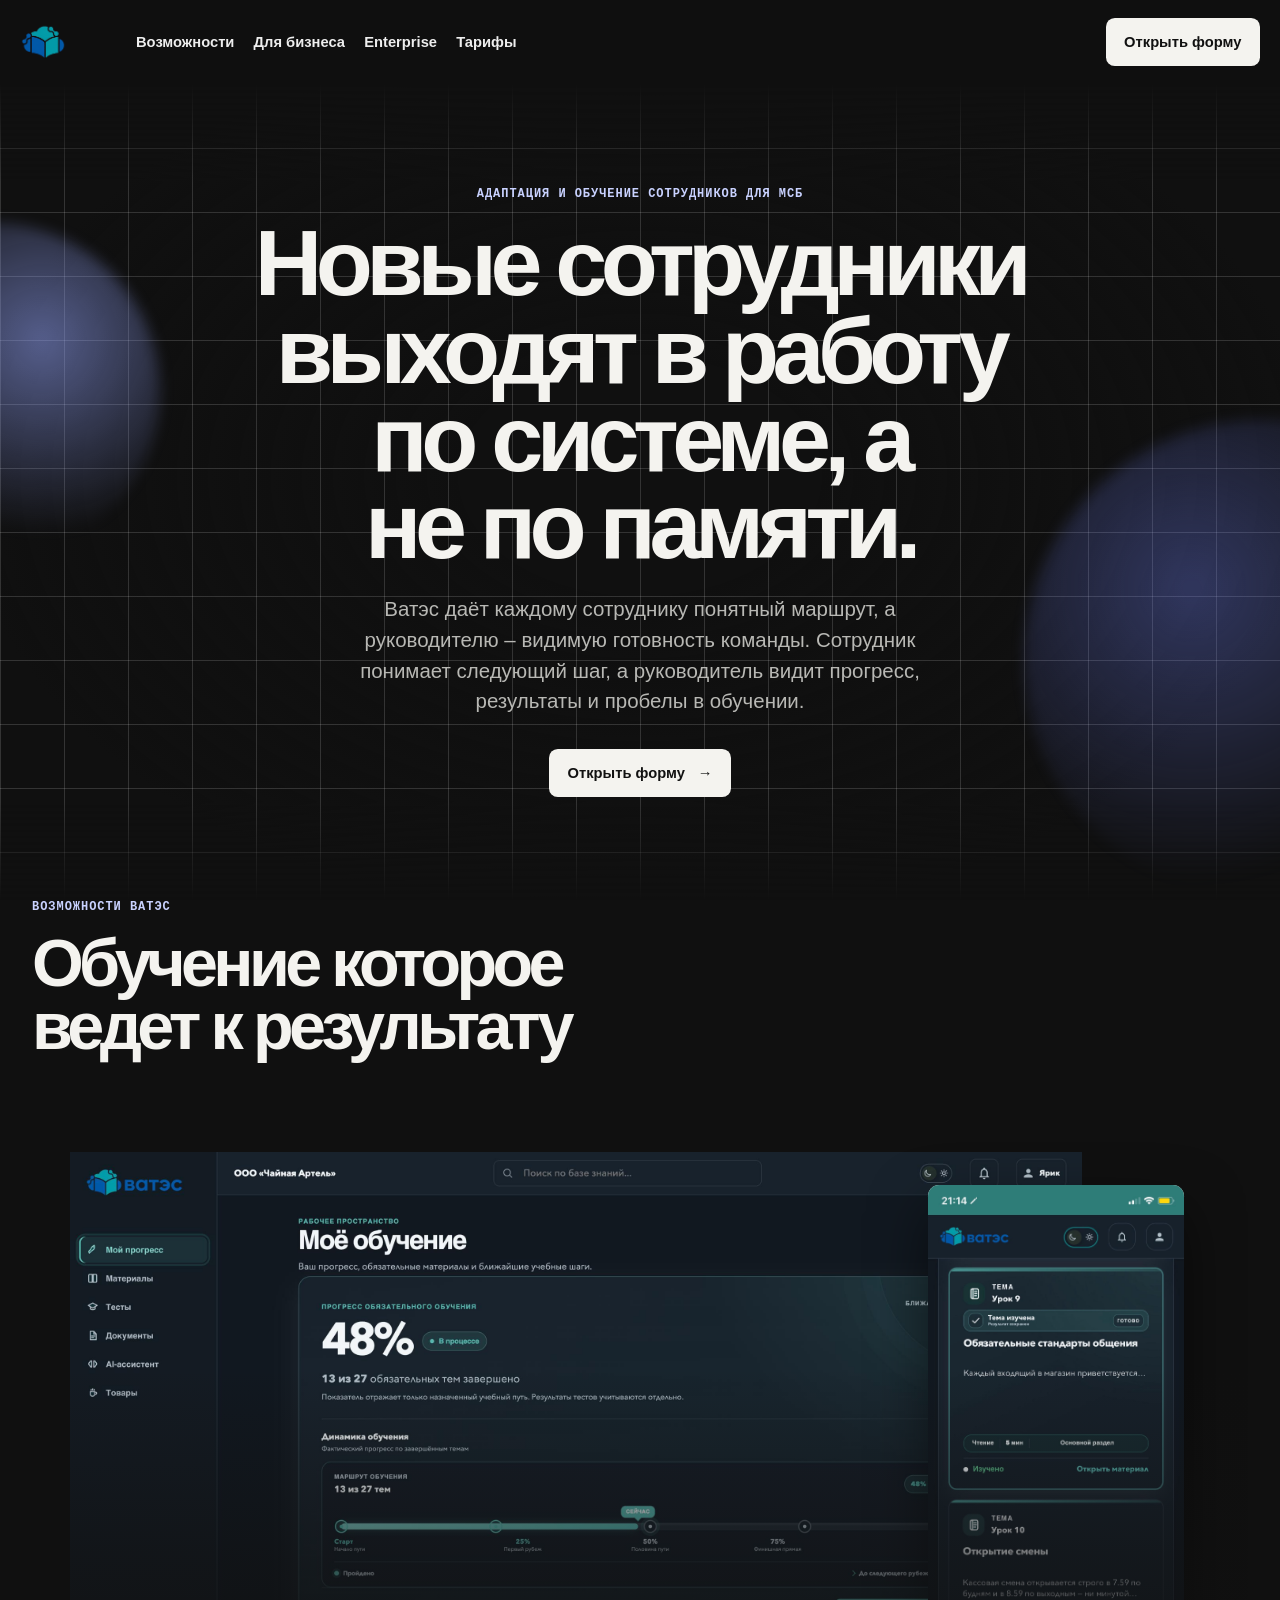
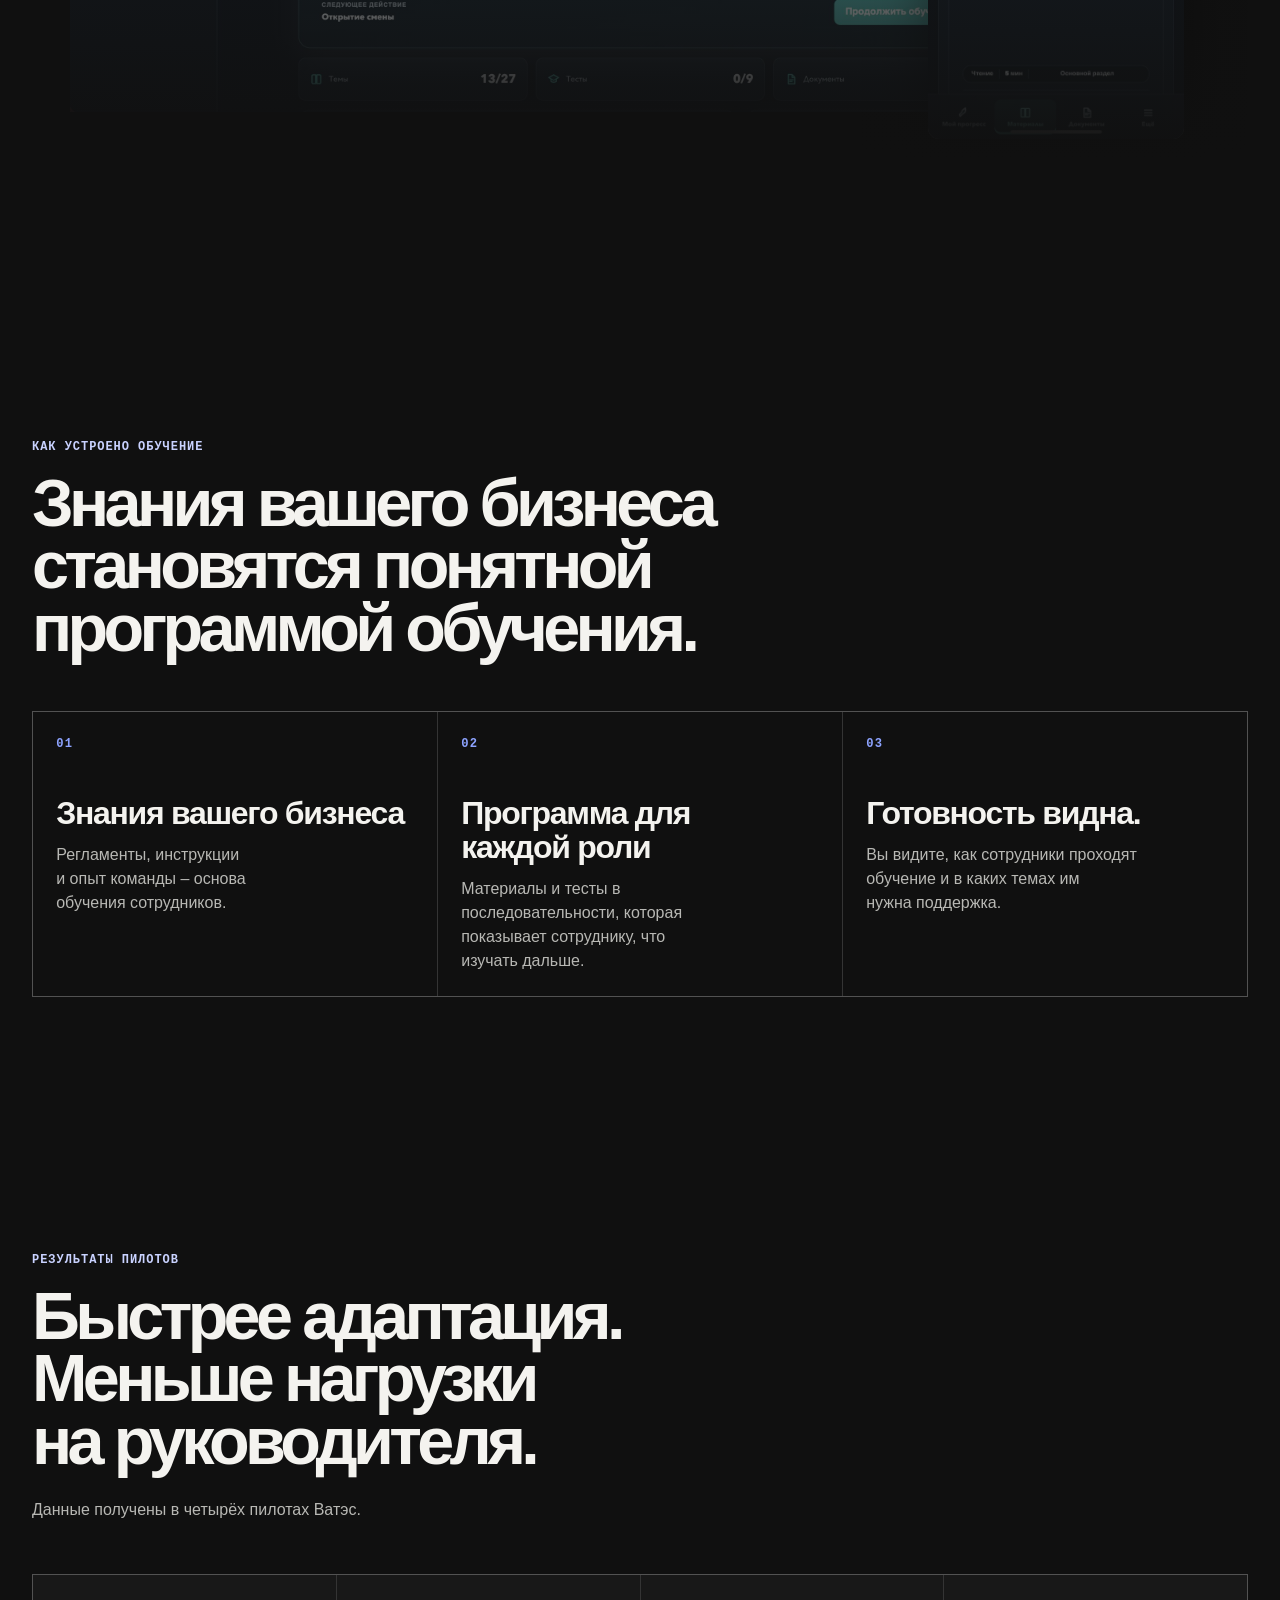
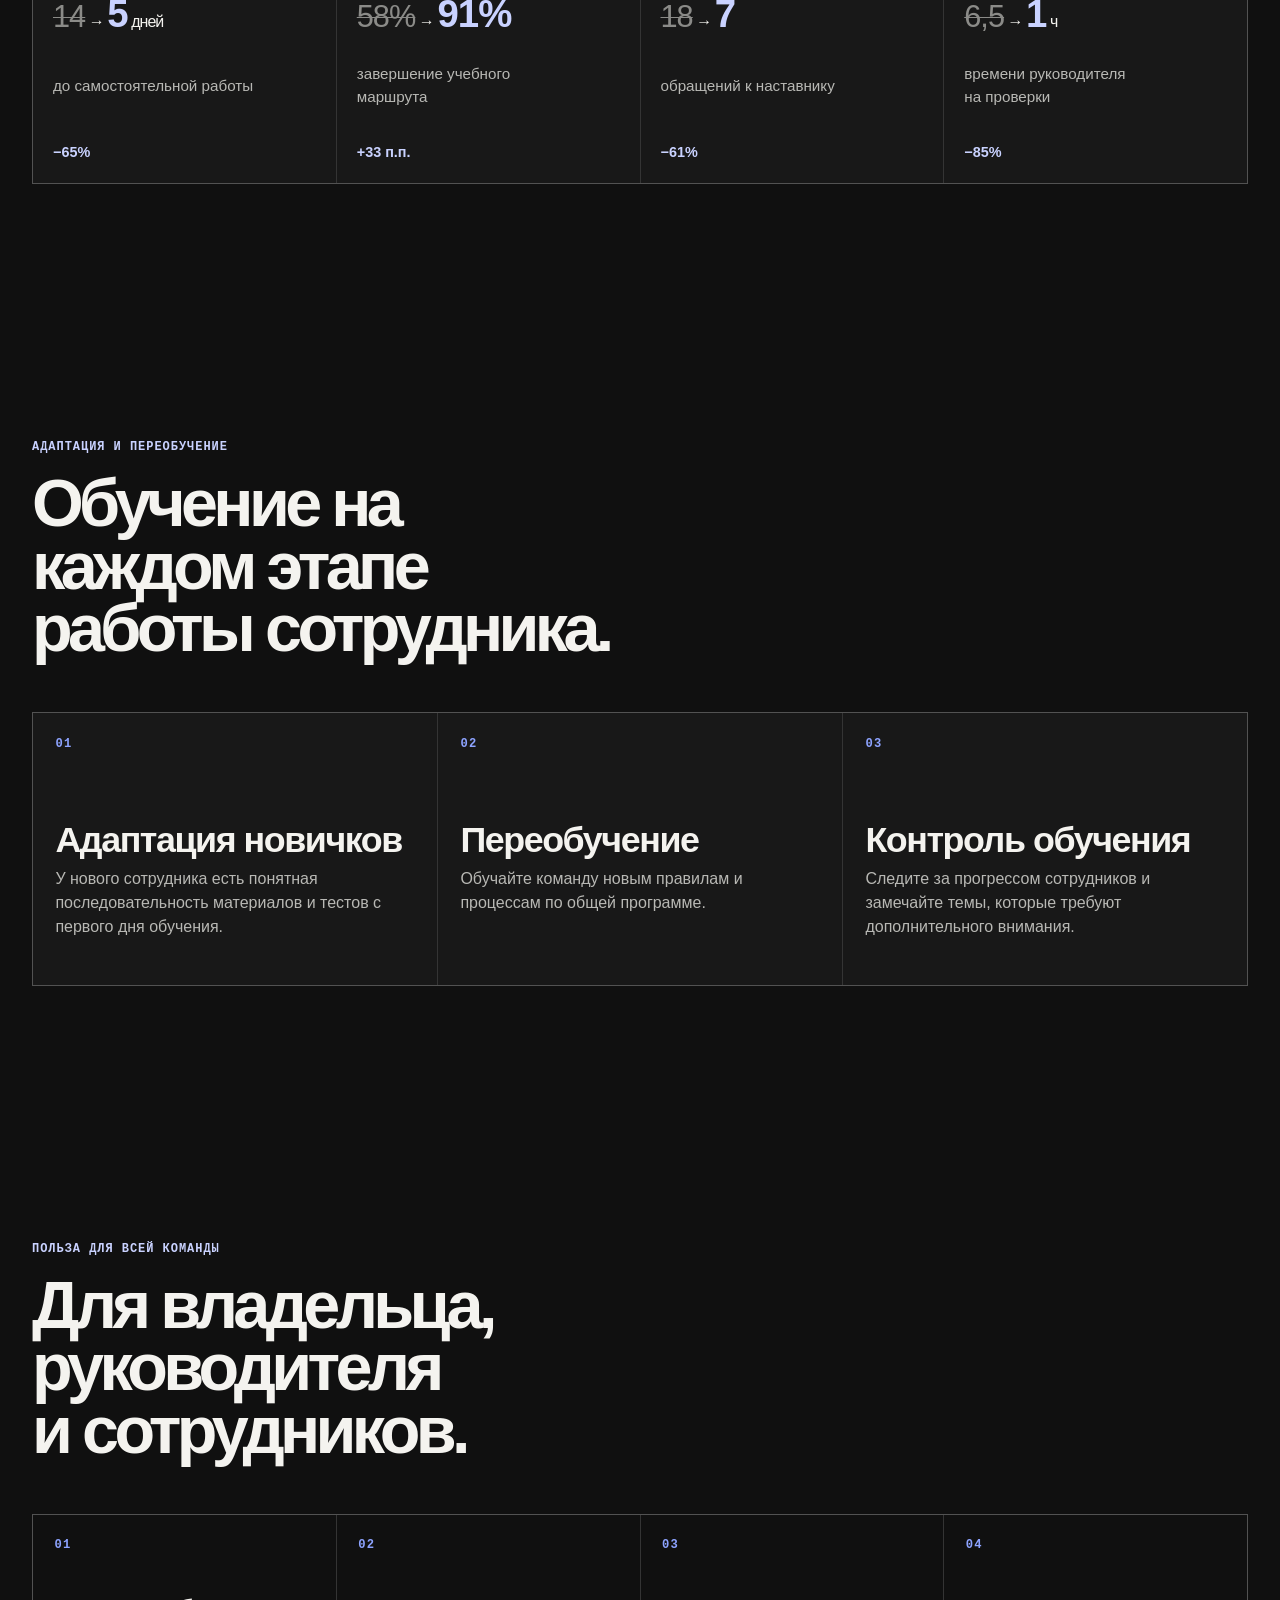
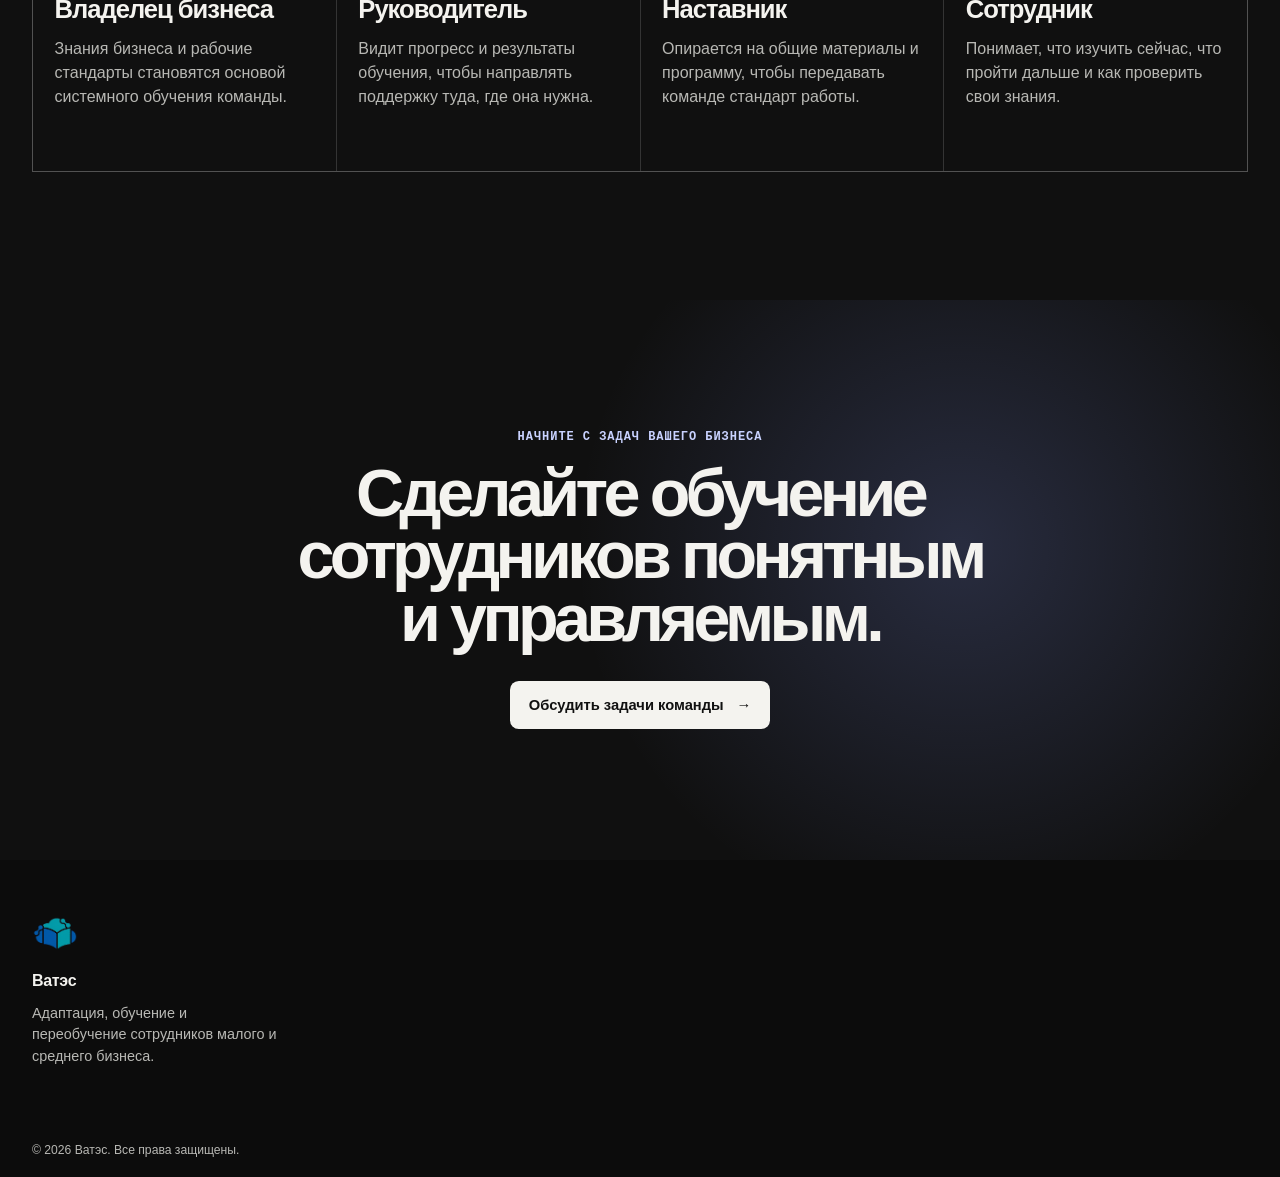
<file: index.html>
<!doctype html>
<html lang="ru">
<head>
  <meta charset="UTF-8">
  <meta name="viewport" content="width=device-width, initial-scale=1.0">
  <meta name="description" content="Адаптация, обучение и переобучение сотрудников малого и среднего бизнеса. Материалы, учебные маршруты, тесты, ИИ-чат и статистика в Ватэс.">
  <title>Ватэс – адаптация и обучение сотрудников для МСБ</title>
  <link rel="icon" type="image/png" href="assets/images/vates-logo-new.png">
  <link rel="apple-touch-icon" href="assets/images/vates-logo-new.png">
  <link rel="stylesheet" href="assets/css/style.css?v=20260916-2">
</head>
<body>
  <a class="skip-link" href="#main-content">Перейти к содержимому</a>
  <header class="site-header">
    <nav class="navigation" aria-label="Основная навигация">
      <a class="brand" href="" aria-label="Ватэс, на главную"><img src="assets/images/vates-logo-new.png" alt="Ватэс"></a>
      <button class="menu-toggle" type="button" aria-expanded="false" aria-controls="primary-menu">Меню</button>
      <ul id="primary-menu" class="navigation__list">
        <li class="navigation__item navigation__item--dropdown">
          <a href="product/">Возможности</a>
          <div id="product-submenu" class="navigation__submenu navigation__submenu--product">
            <a href="product/#ai-chat"><b>ИИ-чат</b><span>Вопросы по учебным материалам</span></a>
            <a href="product/#materials"><b>Материалы</b><span>Инструкции и знания вашей команды</span></a>
            <a href="product/#learning-paths"><b>Учебные маршруты</b><span>Пошаговое обучение для каждой роли</span></a>
            <a href="product/#tests"><b>Тесты</b><span>Проверка понимания материалов</span></a>
            <a href="product/#progress"><b>Прогресс и статистика</b><span>Статус и результаты обучения</span></a>
          </div>
        </li>
        <li class="navigation__item navigation__item--dropdown">
          <a href="solution/">Для бизнеса</a>
          <div id="solution-submenu" class="navigation__submenu">
            <a href="solution/#roles"><b>Роли</b><span>Для владельца, руководителя, наставника и сотрудника</span></a>
            <a href="solution/#onboarding"><b>Адаптация новичков</b><span>От первых материалов к самостоятельной работе</span></a>
            <a href="solution/#retraining"><b>Переобучение</b><span>Обучение новым правилам и процессам</span></a>
            <a href="solution/#control"><b>Контроль обучения</b><span>Прогресс и пробелы команды</span></a>
          </div>
        </li>
        <li class="navigation__item"><a href="enterprise/">Enterprise</a></li>
        <li class="navigation__item"><a href="pricing/">Тарифы</a></li>
      </ul>
      <a class="button button--light" href="application/" data-demo-notice>Открыть форму</a>
    </nav>
  </header>
  <main id="main-content">
    <section class="hero" aria-labelledby="hero-title">
      <div class="hero__orb hero__orb--one" aria-hidden="true"></div>
      <div class="hero__orb hero__orb--two" aria-hidden="true"></div>
      <div class="hero__content reveal">
        <p class="eyebrow">Адаптация и обучение сотрудников для МСБ</p>
        <h1 id="hero-title">Новые сотрудники выходят в работу по системе, а не по памяти.</h1>
        <p class="hero__lede">Ватэс даёт каждому сотруднику понятный маршрут, а руководителю – видимую готовность команды. Сотрудник понимает следующий шаг, а руководитель видит прогресс, результаты и пробелы в обучении.</p>
        <a class="button button--light" href="application/" data-demo-notice>Открыть форму <span aria-hidden="true">→</span></a>
      </div>
    </section>

    <section class="section product-visual reveal" aria-labelledby="product-visual-title">
      <div class="section-heading">
        <p class="eyebrow">Возможности Ватэс</p>
        <h2 id="product-visual-title">Обучение которое ведет к результату</h2>
      </div>
      <figure class="product-showcase">
        <div class="product-showcase__desktop"><img src="assets/images/main-learning-desktop.png" alt="Прогресс обучения сотрудника в рабочем пространстве Ватэс" width="2560" height="1418"></div>
        <div class="product-showcase__phone"><img src="assets/images/main-learning-mobile.png" alt="Учебные материалы сотрудника на мобильном экране Ватэс" width="1125" height="2436"></div>
      </figure>
    </section>

    <section class="section learning-system reveal" aria-labelledby="system-title">
      <div class="section-heading section-heading--wide">
        <p class="eyebrow">Как устроено обучение</p>
        <h2 id="system-title">Знания вашего бизнеса становятся понятной программой обучения.</h2>
      </div>
      <ol class="learning-flow">
        <li><span class="flow-number">01</span><h3>Знания вашего бизнеса</h3><p>Регламенты, инструкции и опыт команды – основа обучения сотрудников.</p></li>
        <li><span class="flow-number">02</span><h3>Программа для каждой роли</h3><p>Материалы и тесты в последовательности, которая показывает сотруднику, что изучать дальше.</p></li>
        <li><span class="flow-number">03</span><h3>Готовность видна.</h3><p>Вы видите, как сотрудники проходят обучение и в каких темах им нужна поддержка.</p></li>
      </ol>
    </section>

    <section class="section metrics reveal" aria-labelledby="metrics-title">
      <div class="section-heading section-heading--wide">
        <p class="eyebrow">Результаты пилотов</p>
        <h2 id="metrics-title">Быстрее адаптация. Меньше нагрузки на руководителя.</h2>
        <p class="section-copy">Данные получены в четырёх пилотах Ватэс.</p>
      </div>
      <div class="metrics__grid">
        <article class="metric"><p class="metric-value"><span>14</span> → <strong>5</strong> дней</p><p>до самостоятельной работы</p><b>−65%</b></article>
        <article class="metric"><p class="metric-value"><span>58%</span> → <strong>91%</strong></p><p>завершение учебного маршрута</p><b>+33 п.п.</b></article>
        <article class="metric"><p class="metric-value"><span>18</span> → <strong>7</strong></p><p>обращений к наставнику</p><b>−61%</b></article>
        <article class="metric"><p class="metric-value"><span>6,5</span> → <strong>1</strong> ч</p><p>времени руководителя на проверки</p><b>−85%</b></article>
      </div>
    </section>

    <section class="section journey reveal" aria-labelledby="journey-title">
      <div class="section-heading">
        <p class="eyebrow">Адаптация и переобучение</p>
        <h2 id="journey-title">Обучение на каждом этапе работы сотрудника.</h2>
      </div>
      <ol class="journey__steps">
        <li id="onboarding">
          <span class="step-label">01</span><h3>Адаптация новичков</h3><p>У нового сотрудника есть понятная последовательность материалов и тестов с первого дня обучения.</p>
        </li>
        <li id="retraining">
          <span class="step-label">02</span><h3>Переобучение</h3><p>Обучайте команду новым правилам и процессам по общей программе.</p>
        </li>
        <li id="control">
          <span class="step-label">03</span><h3>Контроль обучения</h3><p>Следите за прогрессом сотрудников и замечайте темы, которые требуют дополнительного внимания.</p>
        </li>
      </ol>
    </section>

    <section id="roles" class="section roles reveal" aria-labelledby="roles-title">
      <div class="section-heading"><p class="eyebrow">Польза для всей команды</p><h2 id="roles-title">Для владельца, руководителя и сотрудников.</h2></div>
      <div class="roles__grid">
        <article><p class="role-number">01</p><h3>Владелец бизнеса</h3><p>Знания бизнеса и рабочие стандарты становятся основой системного обучения команды.</p></article>
        <article><p class="role-number">02</p><h3>Руководитель</h3><p>Видит прогресс и результаты обучения, чтобы направлять поддержку туда, где она нужна.</p></article>
        <article><p class="role-number">03</p><h3>Наставник</h3><p>Опирается на общие материалы и программу, чтобы передавать команде стандарт работы.</p></article>
        <article><p class="role-number">04</p><h3>Сотрудник</h3><p>Понимает, что изучить сейчас, что пройти дальше и как проверить свои знания.</p></article>
      </div>
    </section>

    <section class="final-cta" aria-labelledby="final-cta-title">
      <div class="reveal"><p class="eyebrow">Начните с задач вашего бизнеса</p><h2 id="final-cta-title">Сделайте обучение сотрудников понятным и управляемым.</h2><a class="button button--light" href="application/" data-demo-notice>Обсудить задачи команды <span aria-hidden="true">→</span></a></div>
    </section>
  </main>
  <footer class="site-footer">
    <div class="site-footer__inner">
      <section class="site-footer__identity" aria-labelledby="footer-brand-title">
        <a class="brand" href="" aria-label="Ватэс, на главную"><img src="assets/images/vates-logo-new.png" alt="Ватэс"></a>
        <h2 id="footer-brand-title">Ватэс</h2>
        <p>Адаптация, обучение и переобучение сотрудников малого и среднего бизнеса.</p>
      </section>
    </div>
    <div class="site-footer__bottom">
      <p>© 2026 Ватэс. Все права защищены.</p>
    </div>
  </footer>
  <div class="demo-notice" id="demo-notice" role="dialog" aria-modal="true" aria-labelledby="demo-notice-title" aria-describedby="demo-notice-message" hidden>
    <div class="demo-notice__panel">
      <button class="demo-notice__close" type="button" aria-label="Закрыть уведомление" data-demo-notice-close><span aria-hidden="true">×</span></button>
      <p class="eyebrow">Форма</p>
      <h2 id="demo-notice-title">Упс... Кажется, вы хотели оставить заявку, но мы не можем её принять.</h2>
      <p id="demo-notice-message">Дело в том, что мы пока не являемся оператором персональных данных в понимании 152-ФЗ, а значит, юридически не имеем права запрашивать, хранить и обрабатывать ваши ФИО, телефон и прочие личные данные через эту форму. Так что форма временно отдыхает – не потому что мы не хотим вашу заявку, а потому что делаем всё по закону.</p>
      <button class="button button--light" type="button" data-demo-notice-close>Понятно</button>
    </div>
  </div>
  <button class="back-to-top" type="button" aria-label="Вернуться наверх" hidden><span aria-hidden="true">↑</span></button>
  <script src="assets/js/site.js" defer></script>
</body>
</html>
</file>
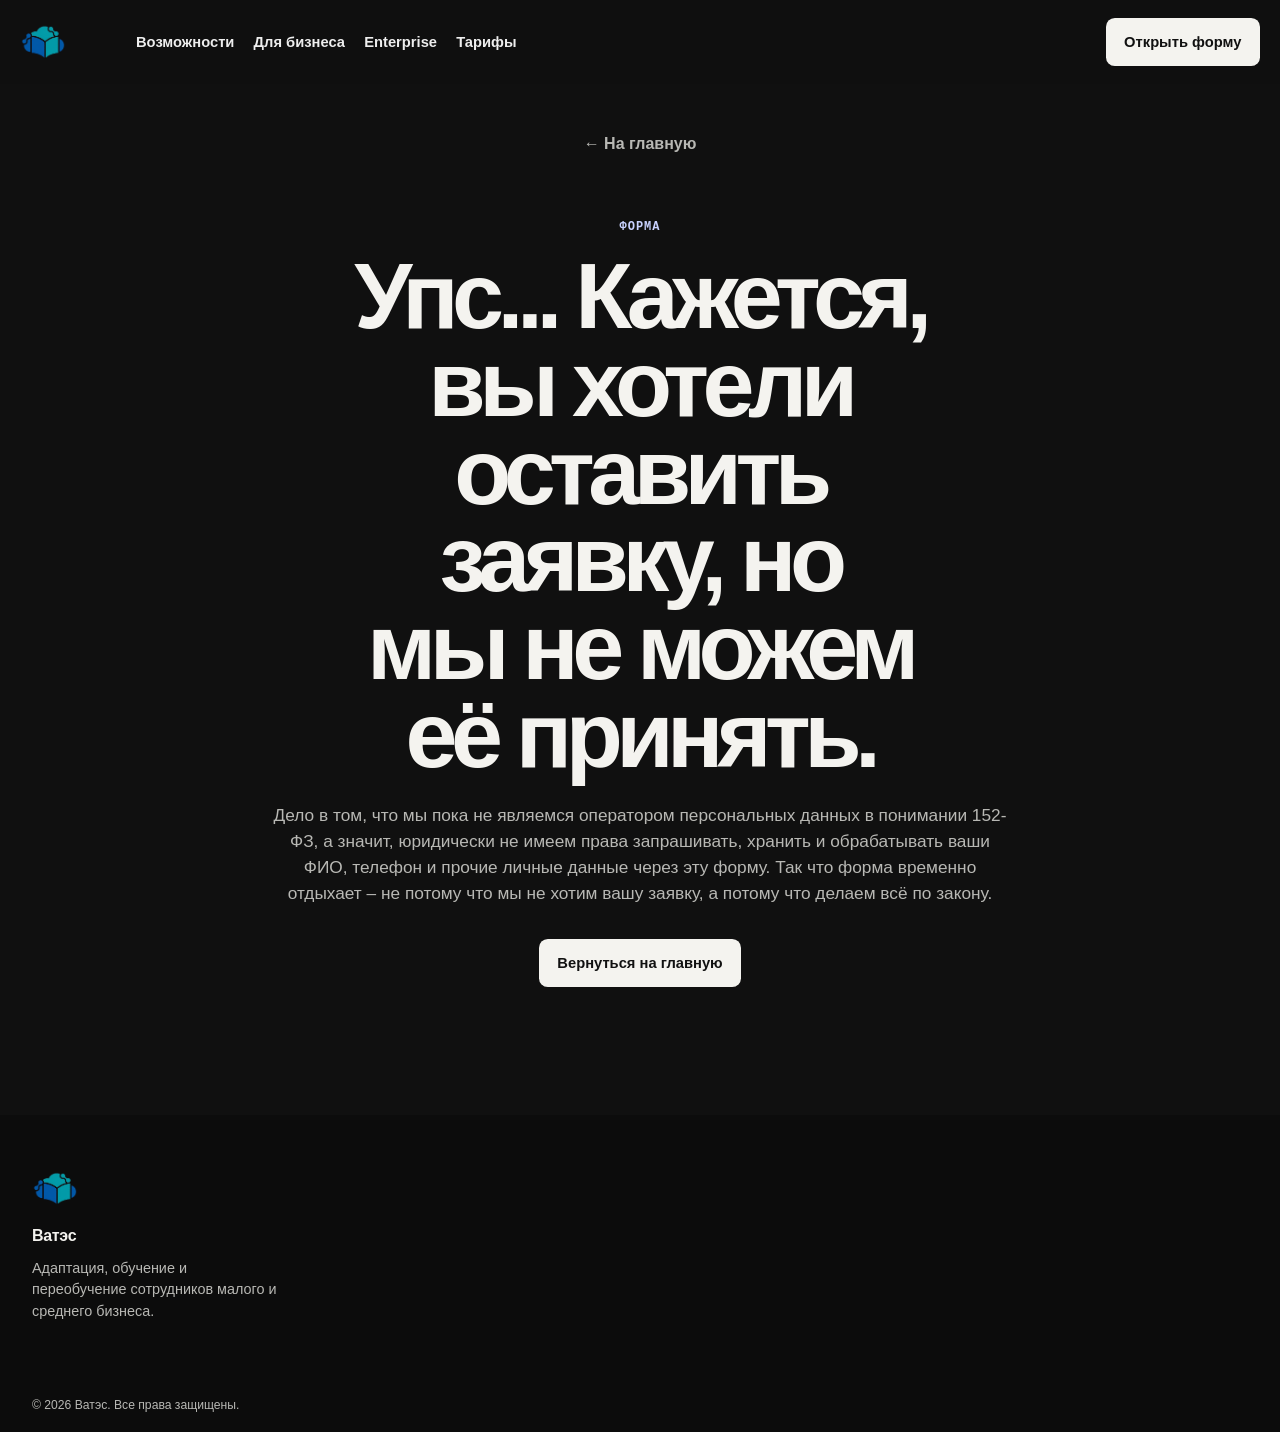
<file: application/index.html>
<!doctype html>
<html lang="ru">
<head>
  <meta charset="UTF-8">
  <meta name="viewport" content="width=device-width, initial-scale=1.0">
  <meta name="description" content="Форма Ватэс временно недоступна.">
  <meta name="robots" content="noindex, nofollow">
  <title>Форма временно недоступна – Ватэс</title>
  <link rel="icon" type="image/png" href="../assets/images/vates-logo-new.png">
  <link rel="apple-touch-icon" href="../assets/images/vates-logo-new.png">
  <link rel="stylesheet" href="../assets/css/style.css?v=20260916-2">
</head>
<body>
  <a class="skip-link" href="#main-content">Перейти к содержимому</a>
  <header class="site-header">
    <nav class="navigation" aria-label="Основная навигация">
      <a class="brand" href="../" aria-label="Ватэс, на главную"><img src="../assets/images/vates-logo-new.png" alt="Ватэс"></a>
      <button class="menu-toggle" type="button" aria-expanded="false" aria-controls="primary-menu">Меню</button>
      <ul id="primary-menu" class="navigation__list">
        <li class="navigation__item navigation__item--dropdown">
          <a href="../product/">Возможности</a>
          <div id="product-submenu" class="navigation__submenu navigation__submenu--product">
            <a href="../product/#ai-chat"><b>ИИ-чат</b><span>Вопросы по учебным материалам</span></a>
            <a href="../product/#materials"><b>Материалы</b><span>Инструкции и знания вашей команды</span></a>
            <a href="../product/#learning-paths"><b>Учебные маршруты</b><span>Пошаговое обучение для каждой роли</span></a>
            <a href="../product/#tests"><b>Тесты</b><span>Проверка понимания материалов</span></a>
            <a href="../product/#progress"><b>Прогресс и статистика</b><span>Статус и результаты обучения</span></a>
          </div>
        </li>
        <li class="navigation__item navigation__item--dropdown">
          <a href="../solution/">Для бизнеса</a>
          <div id="solution-submenu" class="navigation__submenu">
            <a href="../solution/#roles"><b>Роли</b><span>Для владельца, руководителя, наставника и сотрудника</span></a>
            <a href="../solution/#onboarding"><b>Адаптация новичков</b><span>От первых материалов к самостоятельной работе</span></a>
            <a href="../solution/#retraining"><b>Переобучение</b><span>Обучение новым правилам и процессам</span></a>
            <a href="../solution/#control"><b>Контроль обучения</b><span>Прогресс и пробелы команды</span></a>
          </div>
        </li>
        <li class="navigation__item"><a href="../enterprise/">Enterprise</a></li>
        <li class="navigation__item"><a href="../pricing/">Тарифы</a></li>
      </ul>
      <a class="button button--light" href="../application/" data-demo-notice>Открыть форму</a>
    </nav>
  </header>
  <main id="main-content">
<section class="page application-unavailable">
  <a class="back-link" href="../">← На главную</a>
  <div>
    <p class="eyebrow">Форма</p>
    <h1>Упс... Кажется, вы хотели оставить заявку, но мы не можем её принять.</h1>
    <p>Дело в том, что мы пока не являемся оператором персональных данных в понимании 152-ФЗ, а значит, юридически не имеем права запрашивать, хранить и обрабатывать ваши ФИО, телефон и прочие личные данные через эту форму. Так что форма временно отдыхает – не потому что мы не хотим вашу заявку, а потому что делаем всё по закону.</p>
    <a class="button button--light" href="../">Вернуться на главную</a>
  </div>
</section>
  </main>
  <footer class="site-footer">
    <div class="site-footer__inner">
      <section class="site-footer__identity" aria-labelledby="footer-brand-title">
        <a class="brand" href="../" aria-label="Ватэс, на главную"><img src="../assets/images/vates-logo-new.png" alt="Ватэс"></a>
        <h2 id="footer-brand-title">Ватэс</h2>
        <p>Адаптация, обучение и переобучение сотрудников малого и среднего бизнеса.</p>
      </section>
    </div>
    <div class="site-footer__bottom">
      <p>© 2026 Ватэс. Все права защищены.</p>
    </div>
  </footer>
  <div class="demo-notice" id="demo-notice" role="dialog" aria-modal="true" aria-labelledby="demo-notice-title" aria-describedby="demo-notice-message" hidden>
    <div class="demo-notice__panel">
      <button class="demo-notice__close" type="button" aria-label="Закрыть уведомление" data-demo-notice-close><span aria-hidden="true">×</span></button>
      <p class="eyebrow">Форма</p>
      <h2 id="demo-notice-title">Упс... Кажется, вы хотели оставить заявку, но мы не можем её принять.</h2>
      <p id="demo-notice-message">Дело в том, что мы пока не являемся оператором персональных данных в понимании 152-ФЗ, а значит, юридически не имеем права запрашивать, хранить и обрабатывать ваши ФИО, телефон и прочие личные данные через эту форму. Так что форма временно отдыхает – не потому что мы не хотим вашу заявку, а потому что делаем всё по закону.</p>
      <button class="button button--light" type="button" data-demo-notice-close>Понятно</button>
    </div>
  </div>
  <button class="back-to-top" type="button" aria-label="Вернуться наверх" hidden><span aria-hidden="true">↑</span></button>
  <script src="../assets/js/site.js" defer></script>
</body>
</html>
</file>
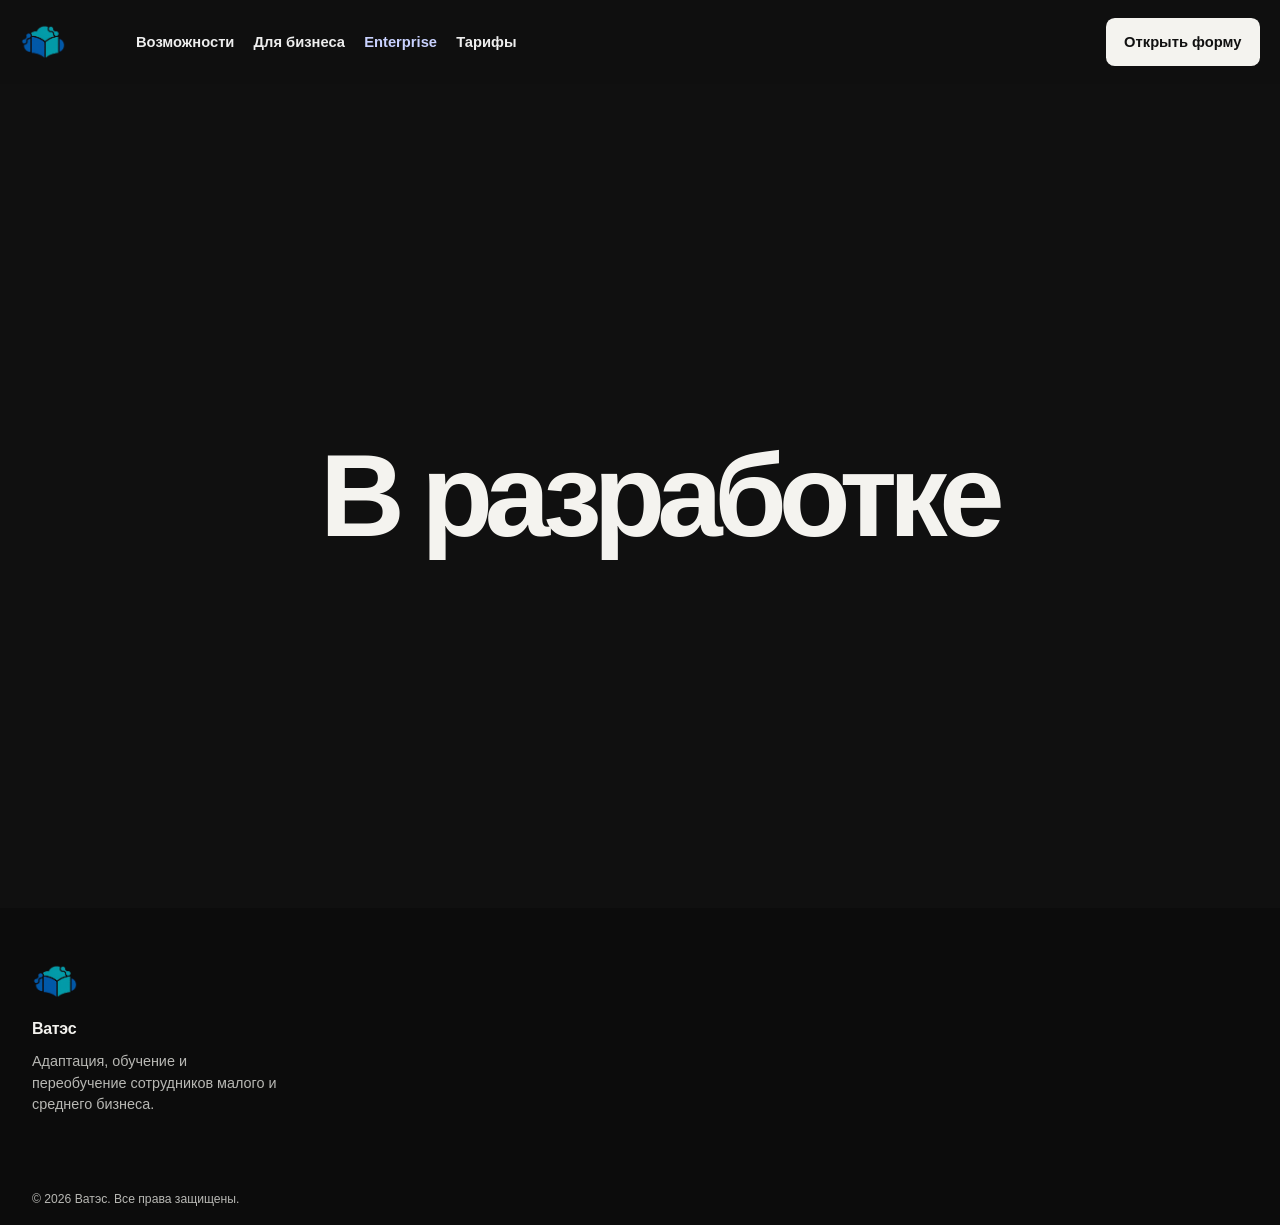
<file: enterprise/index.html>
<!doctype html>
<html lang="ru">
<head>
  <meta charset="UTF-8">
  <meta name="viewport" content="width=device-width, initial-scale=1.0">
  <meta name="description" content="Раздел «Предприятие» пока в разработке.">
  <title>Предприятие – раздел в разработке – Ватэс</title>
  <link rel="icon" type="image/png" href="../assets/images/vates-logo-new.png">
  <link rel="apple-touch-icon" href="../assets/images/vates-logo-new.png">
  <link rel="stylesheet" href="../assets/css/style.css?v=20260916-2">
</head>
<body>
  <a class="skip-link" href="#main-content">Перейти к содержимому</a>
  <header class="site-header">
    <nav class="navigation" aria-label="Основная навигация">
      <a class="brand" href="../" aria-label="Ватэс, на главную"><img src="../assets/images/vates-logo-new.png" alt="Ватэс"></a>
      <button class="menu-toggle" type="button" aria-expanded="false" aria-controls="primary-menu">Меню</button>
      <ul id="primary-menu" class="navigation__list">
        <li class="navigation__item navigation__item--dropdown">
          <a href="../product/">Возможности</a>
          <div id="product-submenu" class="navigation__submenu navigation__submenu--product">
            <a href="../product/#ai-chat"><b>ИИ-чат</b><span>Вопросы по учебным материалам</span></a>
            <a href="../product/#materials"><b>Материалы</b><span>Инструкции и знания вашей команды</span></a>
            <a href="../product/#learning-paths"><b>Учебные маршруты</b><span>Пошаговое обучение для каждой роли</span></a>
            <a href="../product/#tests"><b>Тесты</b><span>Проверка понимания материалов</span></a>
            <a href="../product/#progress"><b>Прогресс и статистика</b><span>Статус и результаты обучения</span></a>
          </div>
        </li>
        <li class="navigation__item navigation__item--dropdown">
          <a href="../solution/">Для бизнеса</a>
          <div id="solution-submenu" class="navigation__submenu">
            <a href="../solution/#roles"><b>Роли</b><span>Для владельца, руководителя, наставника и сотрудника</span></a>
            <a href="../solution/#onboarding"><b>Адаптация новичков</b><span>От первых материалов к самостоятельной работе</span></a>
            <a href="../solution/#retraining"><b>Переобучение</b><span>Обучение новым правилам и процессам</span></a>
            <a href="../solution/#control"><b>Контроль обучения</b><span>Прогресс и пробелы команды</span></a>
          </div>
        </li>
        <li class="navigation__item"><a href="../enterprise/" aria-current="page">Enterprise</a></li>
        <li class="navigation__item"><a href="../pricing/">Тарифы</a></li>
      </ul>
      <a class="button button--light" href="../application/" data-demo-notice>Открыть форму</a>
    </nav>
  </header>
  <main id="main-content">
<section class="under-construction" aria-labelledby="construction-title">
  <div class="reveal"><h1 id="construction-title">В разработке</h1></div>
</section>
  </main>
  <footer class="site-footer">
    <div class="site-footer__inner">
      <section class="site-footer__identity" aria-labelledby="footer-brand-title">
        <a class="brand" href="../" aria-label="Ватэс, на главную"><img src="../assets/images/vates-logo-new.png" alt="Ватэс"></a>
        <h2 id="footer-brand-title">Ватэс</h2>
        <p>Адаптация, обучение и переобучение сотрудников малого и среднего бизнеса.</p>
      </section>
    </div>
    <div class="site-footer__bottom">
      <p>© 2026 Ватэс. Все права защищены.</p>
    </div>
  </footer>
  <div class="demo-notice" id="demo-notice" role="dialog" aria-modal="true" aria-labelledby="demo-notice-title" aria-describedby="demo-notice-message" hidden>
    <div class="demo-notice__panel">
      <button class="demo-notice__close" type="button" aria-label="Закрыть уведомление" data-demo-notice-close><span aria-hidden="true">×</span></button>
      <p class="eyebrow">Форма</p>
      <h2 id="demo-notice-title">Упс... Кажется, вы хотели оставить заявку, но мы не можем её принять.</h2>
      <p id="demo-notice-message">Дело в том, что мы пока не являемся оператором персональных данных в понимании 152-ФЗ, а значит, юридически не имеем права запрашивать, хранить и обрабатывать ваши ФИО, телефон и прочие личные данные через эту форму. Так что форма временно отдыхает – не потому что мы не хотим вашу заявку, а потому что делаем всё по закону.</p>
      <button class="button button--light" type="button" data-demo-notice-close>Понятно</button>
    </div>
  </div>
  <button class="back-to-top" type="button" aria-label="Вернуться наверх" hidden><span aria-hidden="true">↑</span></button>
  <script src="../assets/js/site.js" defer></script>
</body>
</html>
</file>
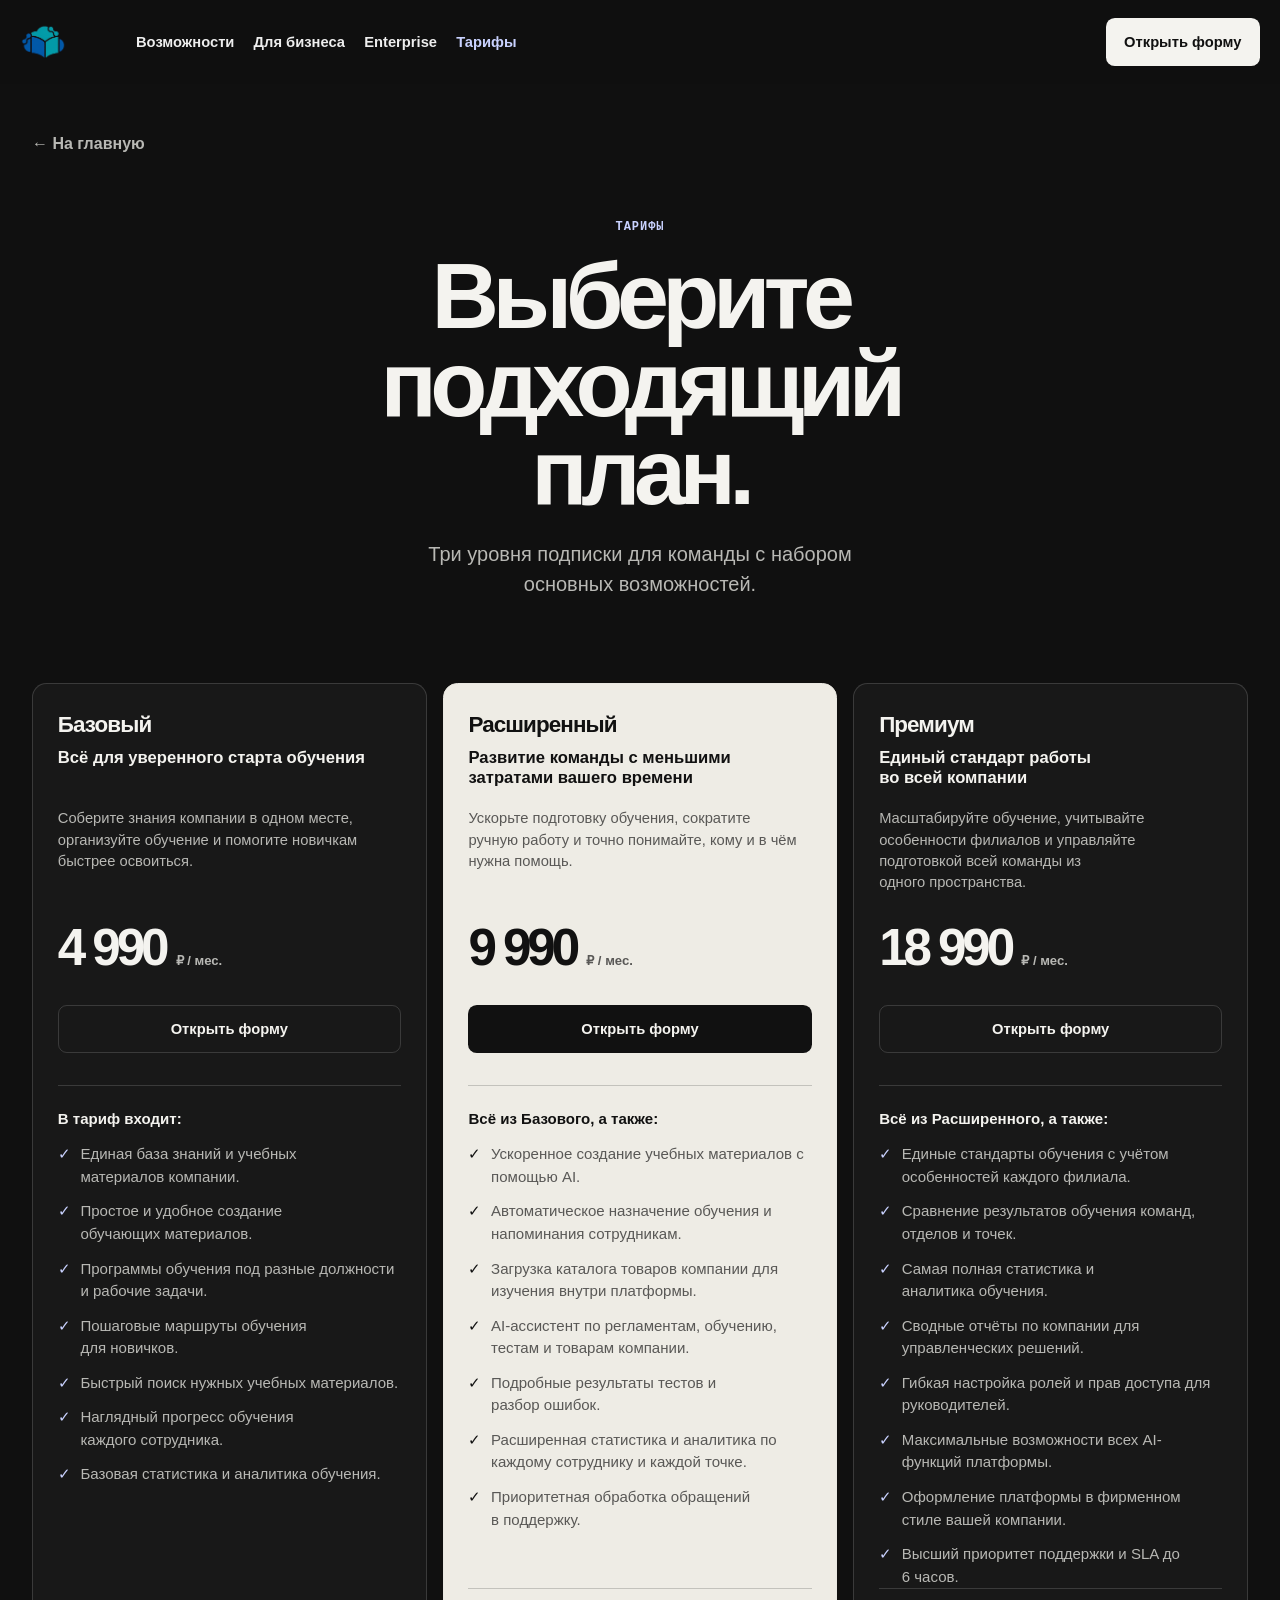
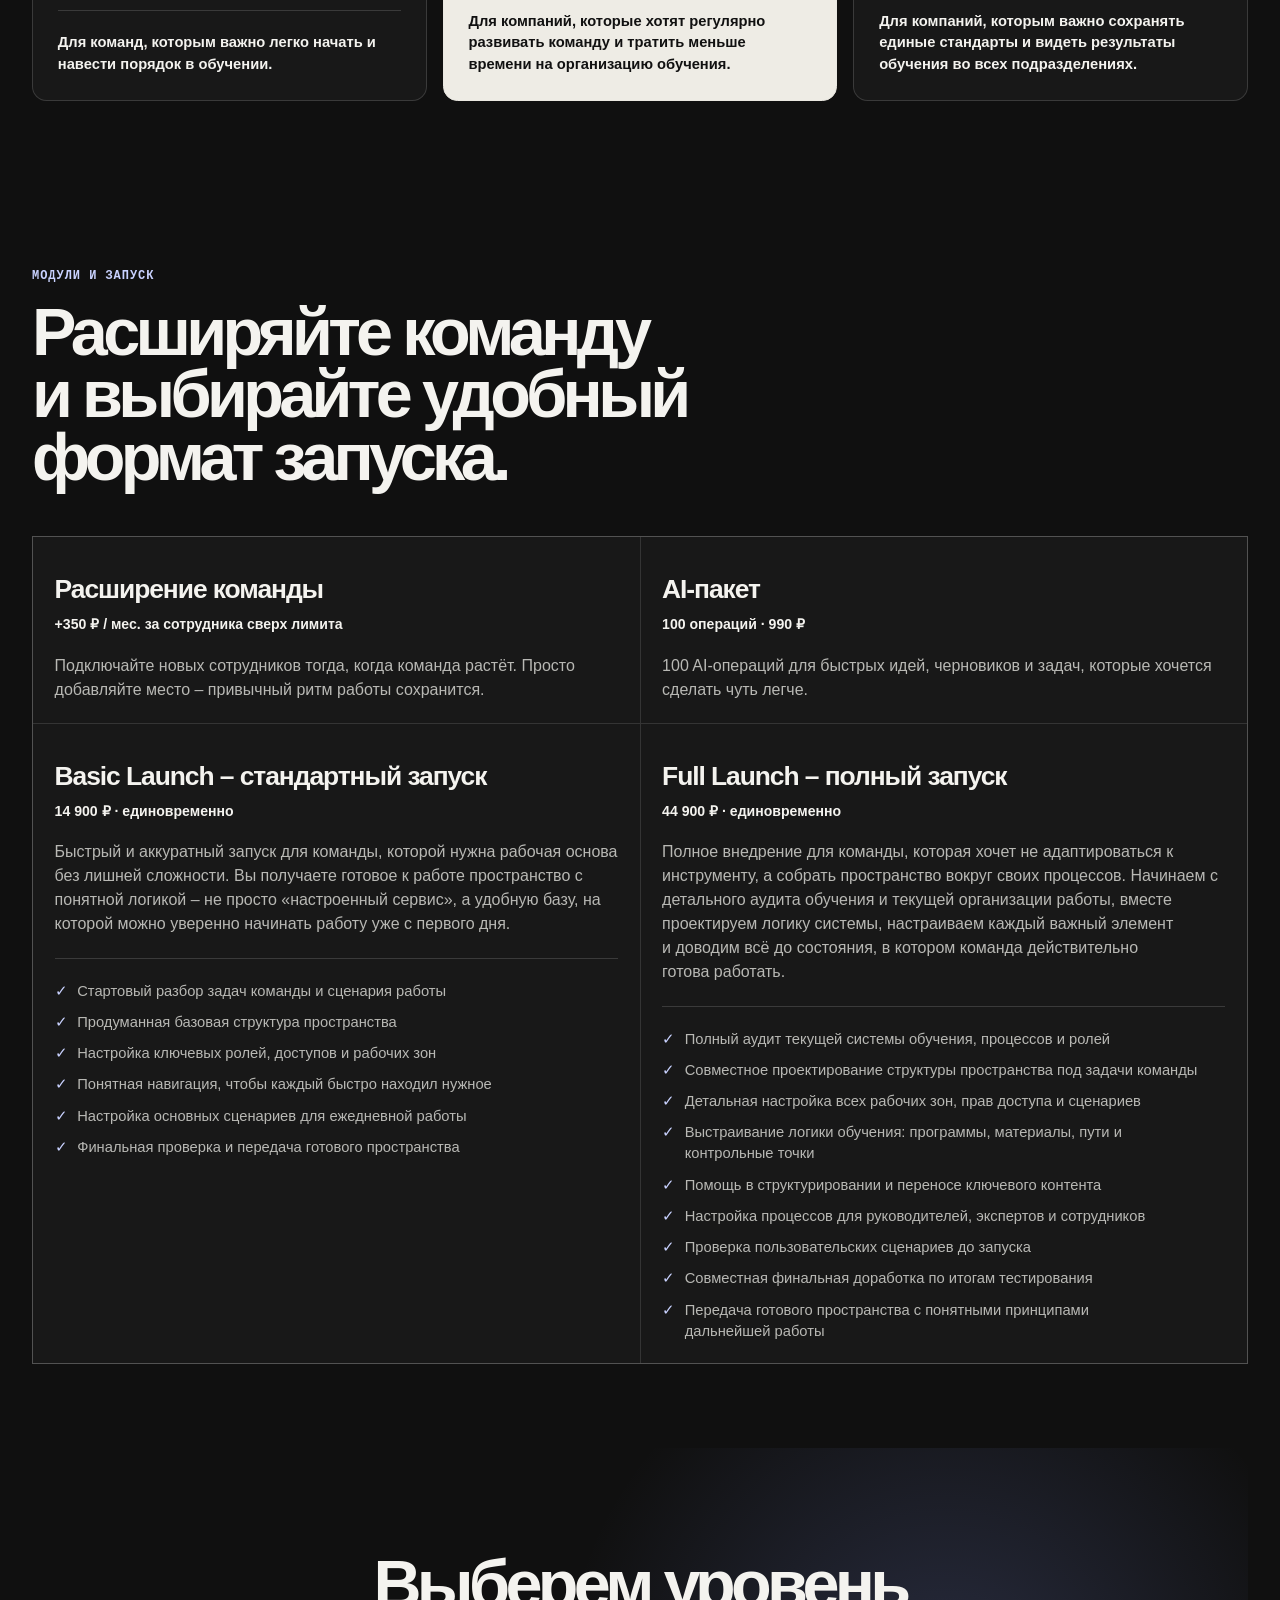
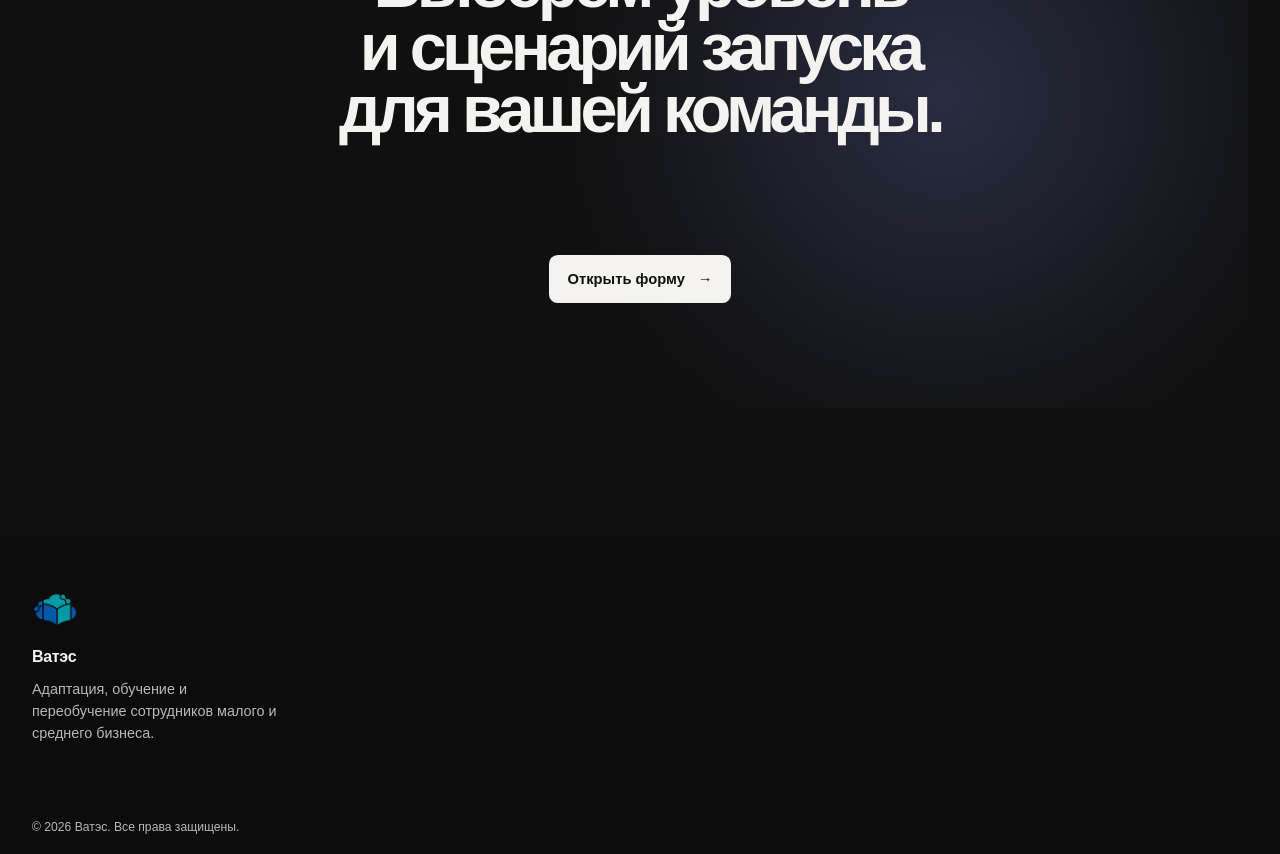
<file: pricing/index.html>
<!doctype html>
<html lang="ru">
<head>
  <meta charset="UTF-8">
  <meta name="viewport" content="width=device-width, initial-scale=1.0">
  <meta name="description" content="Тарифы Ватэс, пакеты запуска и расширение команды.">
  <title>Тарифы и запуск Ватэс</title>
  <link rel="icon" type="image/png" href="../assets/images/vates-logo-new.png">
  <link rel="apple-touch-icon" href="../assets/images/vates-logo-new.png">
  <link rel="stylesheet" href="../assets/css/style.css?v=20260916-2">
</head>
<body>
  <a class="skip-link" href="#main-content">Перейти к содержимому</a>
  <header class="site-header">
    <nav class="navigation" aria-label="Основная навигация">
      <a class="brand" href="../" aria-label="Ватэс, на главную"><img src="../assets/images/vates-logo-new.png" alt="Ватэс"></a>
      <button class="menu-toggle" type="button" aria-expanded="false" aria-controls="primary-menu">Меню</button>
      <ul id="primary-menu" class="navigation__list">
        <li class="navigation__item navigation__item--dropdown">
          <a href="../product/">Возможности</a>
          <div id="product-submenu" class="navigation__submenu navigation__submenu--product">
            <a href="../product/#ai-chat"><b>ИИ-чат</b><span>Вопросы по учебным материалам</span></a>
            <a href="../product/#materials"><b>Материалы</b><span>Инструкции и знания вашей команды</span></a>
            <a href="../product/#learning-paths"><b>Учебные маршруты</b><span>Пошаговое обучение для каждой роли</span></a>
            <a href="../product/#tests"><b>Тесты</b><span>Проверка понимания материалов</span></a>
            <a href="../product/#progress"><b>Прогресс и статистика</b><span>Статус и результаты обучения</span></a>
          </div>
        </li>
        <li class="navigation__item navigation__item--dropdown">
          <a href="../solution/">Для бизнеса</a>
          <div id="solution-submenu" class="navigation__submenu">
            <a href="../solution/#roles"><b>Роли</b><span>Для владельца, руководителя, наставника и сотрудника</span></a>
            <a href="../solution/#onboarding"><b>Адаптация новичков</b><span>От первых материалов к самостоятельной работе</span></a>
            <a href="../solution/#retraining"><b>Переобучение</b><span>Обучение новым правилам и процессам</span></a>
            <a href="../solution/#control"><b>Контроль обучения</b><span>Прогресс и пробелы команды</span></a>
          </div>
        </li>
        <li class="navigation__item"><a href="../enterprise/">Enterprise</a></li>
        <li class="navigation__item"><a href="../pricing/" aria-current="page">Тарифы</a></li>
      </ul>
      <a class="button button--light" href="../application/" data-demo-notice>Открыть форму</a>
    </nav>
  </header>
  <main id="main-content">
<section class="page page--pricing">
  <a class="back-link" href="../">← На главную</a>
  <div class="page-hero page-hero--pricing reveal"><p class="eyebrow">Тарифы</p><h1>Выберите подходящий план.</h1><p>Три уровня подписки для команды с набором основных возможностей.</p></div>
  <section class="page-section pricing-section reveal" aria-labelledby="subscription-title"><h2 id="subscription-title" class="visually-hidden">Тарифы Ватэс</h2>
    <div class="pricing-grid pricing-grid--plans">
      <article class="pricing-plan">
        <p class="pricing-plan__name">Базовый</p>
        <p class="pricing-plan__tagline">Всё для уверенного старта обучения</p>
        <p class="pricing-plan__summary">Соберите знания компании в одном месте, организуйте обучение и помогите новичкам быстрее освоиться.</p>
        <p class="price">4 990 <small>₽ / мес.</small></p>
        <a class="button button--outline" href="../application/" data-demo-notice aria-label="Открыть форму для базового тарифа">Открыть форму</a>
        <p class="pricing-plan__included">В тариф входит:</p>
        <ul aria-label="Возможности тарифа «Базовый»">
          <li>Единая база знаний и учебных материалов компании.</li>
          <li>Простое и удобное создание обучающих материалов.</li>
          <li>Программы обучения под разные должности и рабочие задачи.</li>
          <li>Пошаговые маршруты обучения для новичков.</li>
          <li>Быстрый поиск нужных учебных материалов.</li>
          <li>Наглядный прогресс обучения каждого сотрудника.</li>
          <li>Базовая статистика и аналитика обучения.</li>
        </ul>
        <p class="pricing-plan__audience">Для команд, которым важно легко начать и навести порядок в обучении.</p>
      </article>
      <article class="pricing-plan pricing-plan--featured">
        <p class="pricing-plan__name">Расширенный</p>
        <p class="pricing-plan__tagline">Развитие команды с меньшими затратами вашего времени</p>
        <p class="pricing-plan__summary">Ускорьте подготовку обучения, сократите ручную работу и точно понимайте, кому и в чём нужна помощь.</p>
        <p class="price">9 990 <small>₽ / мес.</small></p>
        <a class="button button--light" href="../application/" data-demo-notice aria-label="Открыть форму для расширенного тарифа">Открыть форму</a>
        <p class="pricing-plan__included">Всё из Базового, а также:</p>
        <ul aria-label="Возможности тарифа «Расширенный»">
          <li>Ускоренное создание учебных материалов с помощью AI.</li>
          <li>Автоматическое назначение обучения и напоминания сотрудникам.</li>
          <li>Загрузка каталога товаров компании для изучения внутри платформы.</li>
          <li>AI-ассистент по регламентам, обучению, тестам и товарам компании.</li>
          <li>Подробные результаты тестов и разбор ошибок.</li>
          <li>Расширенная статистика и аналитика по каждому сотруднику и каждой точке.</li>
          <li>Приоритетная обработка обращений в поддержку.</li>
        </ul>
        <p class="pricing-plan__audience">Для компаний, которые хотят регулярно развивать команду и тратить меньше времени на организацию обучения.</p>
      </article>
      <article class="pricing-plan">
        <p class="pricing-plan__name">Премиум</p>
        <p class="pricing-plan__tagline">Единый стандарт работы во всей компании</p>
        <p class="pricing-plan__summary">Масштабируйте обучение, учитывайте особенности филиалов и управляйте подготовкой всей команды из одного пространства.</p>
        <p class="price">18 990 <small>₽ / мес.</small></p>
        <a class="button button--outline" href="../application/" data-demo-notice aria-label="Открыть форму для премиум тарифа">Открыть форму</a>
        <p class="pricing-plan__included">Всё из Расширенного, а также:</p>
        <ul aria-label="Возможности тарифа «Премиум»">
          <li>Единые стандарты обучения с учётом особенностей каждого филиала.</li>
          <li>Сравнение результатов обучения команд, отделов и точек.</li>
          <li>Самая полная статистика и аналитика обучения.</li>
          <li>Сводные отчёты по компании для управленческих решений.</li>
          <li>Гибкая настройка ролей и прав доступа для руководителей.</li>
          <li>Максимальные возможности всех AI-функций платформы.</li>
          <li>Оформление платформы в фирменном стиле вашей компании.</li>
          <li>Высший приоритет поддержки и SLA до 6 часов.</li>
        </ul>
        <p class="pricing-plan__audience">Для компаний, которым важно сохранять единые стандарты и видеть результаты обучения во всех подразделениях.</p>
      </article>
    </div>
  </section>
  <section class="page-section reveal" aria-labelledby="launch-title"><p class="eyebrow">Модули и запуск</p><h2 id="launch-title">Расширяйте команду и выбирайте удобный формат запуска.</h2>
    <div class="add-on-grid add-on-grid--detailed">
      <article class="add-on-card"><h3>Расширение команды</h3><p class="add-on-card__price">+350 ₽ / мес. за сотрудника сверх лимита</p><p>Подключайте новых сотрудников тогда, когда команда растёт. Просто добавляйте место – привычный ритм работы сохранится.</p></article>
      <article class="add-on-card"><h3>AI-пакет</h3><p class="add-on-card__price">100 операций · 990 ₽</p><p>100 AI-операций для быстрых идей, черновиков и задач, которые хочется сделать чуть легче.</p></article>
      <article class="add-on-card add-on-card--launch"><h3>Basic Launch – стандартный запуск</h3><p class="add-on-card__price">14 900 ₽ · единовременно</p><p>Быстрый и аккуратный запуск для команды, которой нужна рабочая основа без лишней сложности. Вы получаете готовое к работе пространство с понятной логикой – не просто «настроенный сервис», а удобную базу, на которой можно уверенно начинать работу уже с первого дня.</p><ul><li>Стартовый разбор задач команды и сценария работы</li><li>Продуманная базовая структура пространства</li><li>Настройка ключевых ролей, доступов и рабочих зон</li><li>Понятная навигация, чтобы каждый быстро находил нужное</li><li>Настройка основных сценариев для ежедневной работы</li><li>Финальная проверка и передача готового пространства</li></ul></article>
      <article class="add-on-card add-on-card--launch"><h3>Full Launch – полный запуск</h3><p class="add-on-card__price">44 900 ₽ · единовременно</p><p>Полное внедрение для команды, которая хочет не адаптироваться к инструменту, а собрать пространство вокруг своих процессов. Начинаем с детального аудита обучения и текущей организации работы, вместе проектируем логику системы, настраиваем каждый важный элемент и доводим всё до состояния, в котором команда действительно готова работать.</p><ul><li>Полный аудит текущей системы обучения, процессов и ролей</li><li>Совместное проектирование структуры пространства под задачи команды</li><li>Детальная настройка всех рабочих зон, прав доступа и сценариев</li><li>Выстраивание логики обучения: программы, материалы, пути и контрольные точки</li><li>Помощь в структурировании и переносе ключевого контента</li><li>Настройка процессов для руководителей, экспертов и сотрудников</li><li>Проверка пользовательских сценариев до запуска</li><li>Совместная финальная доработка по итогам тестирования</li><li>Передача готового пространства с понятными принципами дальнейшей работы</li></ul></article>
    </div>
  </section>
  <section class="page-cta reveal"><h2>Выберем уровень и сценарий запуска для вашей команды.</h2><a class="button button--light" href="../application/" data-demo-notice>Открыть форму <span aria-hidden="true">→</span></a></section>
</section>
  </main>
  <footer class="site-footer">
    <div class="site-footer__inner">
      <section class="site-footer__identity" aria-labelledby="footer-brand-title">
        <a class="brand" href="../" aria-label="Ватэс, на главную"><img src="../assets/images/vates-logo-new.png" alt="Ватэс"></a>
        <h2 id="footer-brand-title">Ватэс</h2>
        <p>Адаптация, обучение и переобучение сотрудников малого и среднего бизнеса.</p>
      </section>
    </div>
    <div class="site-footer__bottom">
      <p>© 2026 Ватэс. Все права защищены.</p>
    </div>
  </footer>
  <div class="demo-notice" id="demo-notice" role="dialog" aria-modal="true" aria-labelledby="demo-notice-title" aria-describedby="demo-notice-message" hidden>
    <div class="demo-notice__panel">
      <button class="demo-notice__close" type="button" aria-label="Закрыть уведомление" data-demo-notice-close><span aria-hidden="true">×</span></button>
      <p class="eyebrow">Форма</p>
      <h2 id="demo-notice-title">Упс... Кажется, вы хотели оставить заявку, но мы не можем её принять.</h2>
      <p id="demo-notice-message">Дело в том, что мы пока не являемся оператором персональных данных в понимании 152-ФЗ, а значит, юридически не имеем права запрашивать, хранить и обрабатывать ваши ФИО, телефон и прочие личные данные через эту форму. Так что форма временно отдыхает – не потому что мы не хотим вашу заявку, а потому что делаем всё по закону.</p>
      <button class="button button--light" type="button" data-demo-notice-close>Понятно</button>
    </div>
  </div>
  <button class="back-to-top" type="button" aria-label="Вернуться наверх" hidden><span aria-hidden="true">↑</span></button>
  <script src="../assets/js/site.js" defer></script>
</body>
</html>
</file>
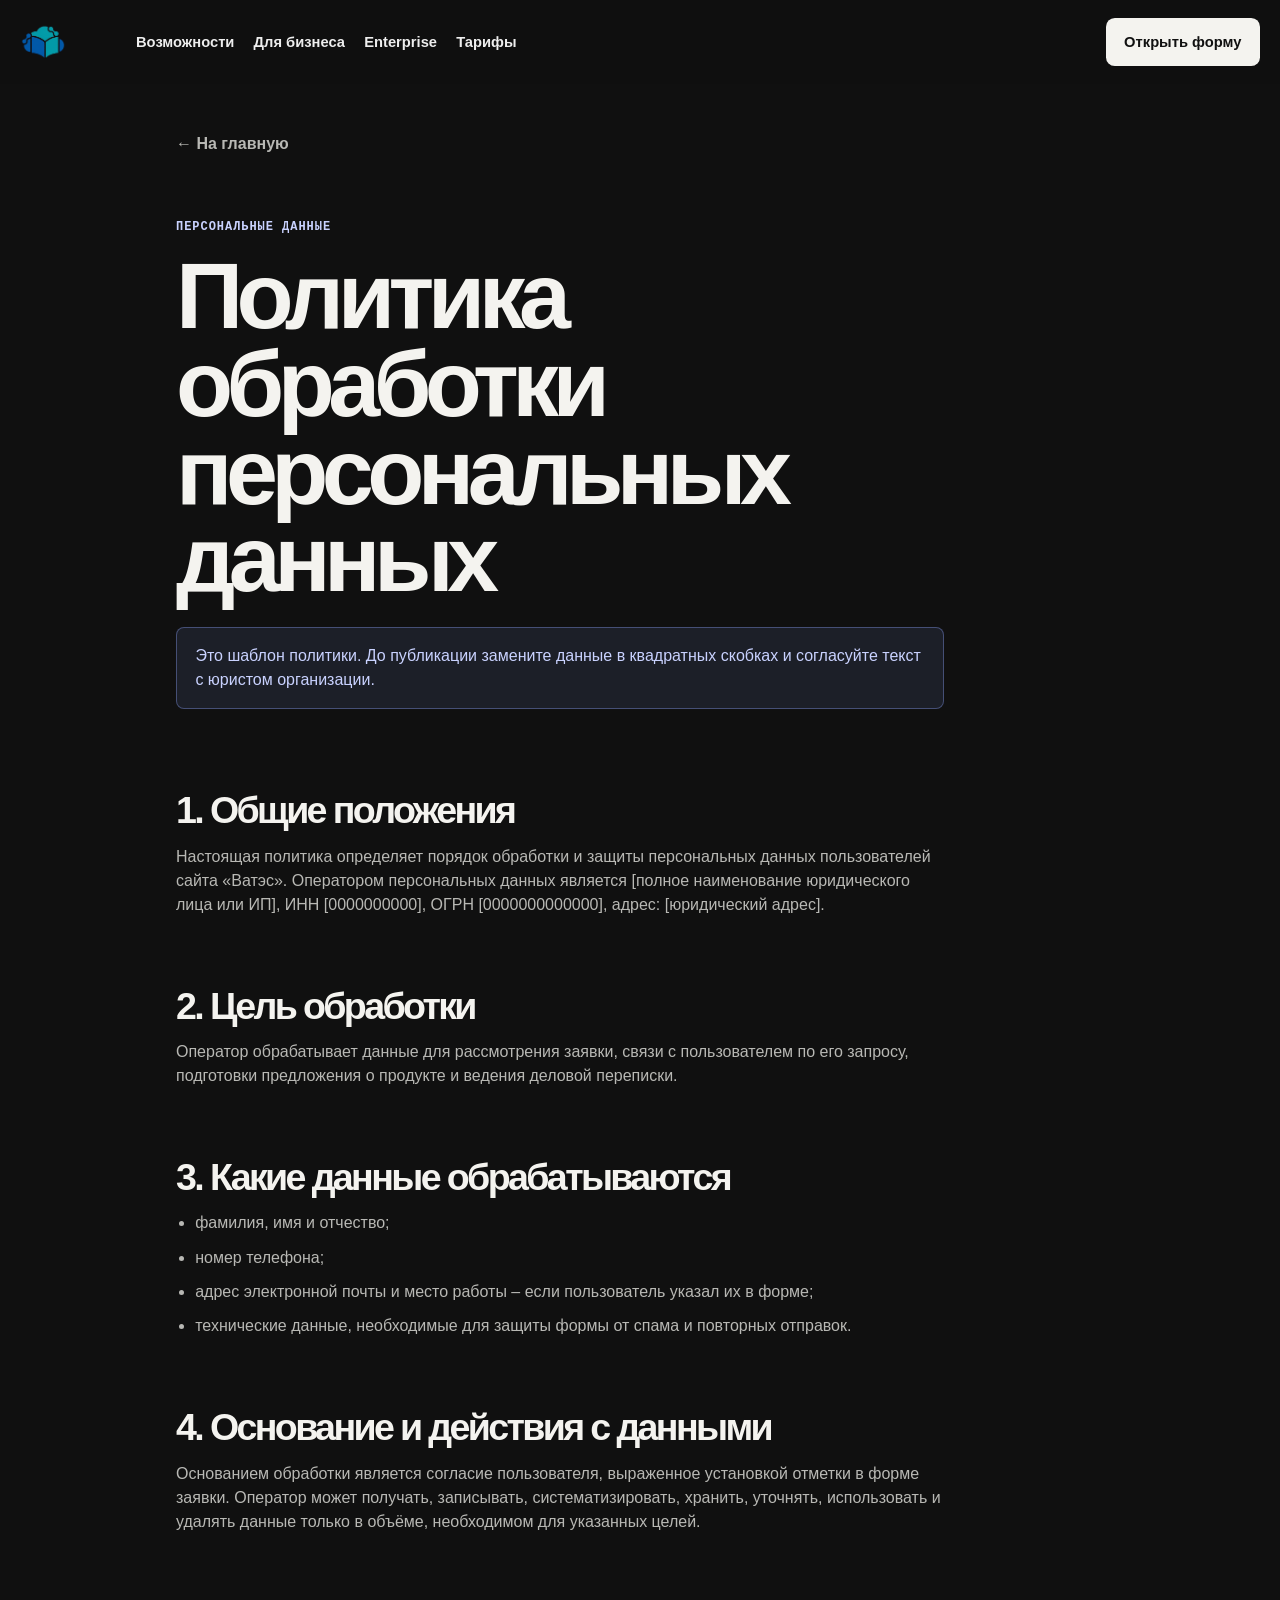
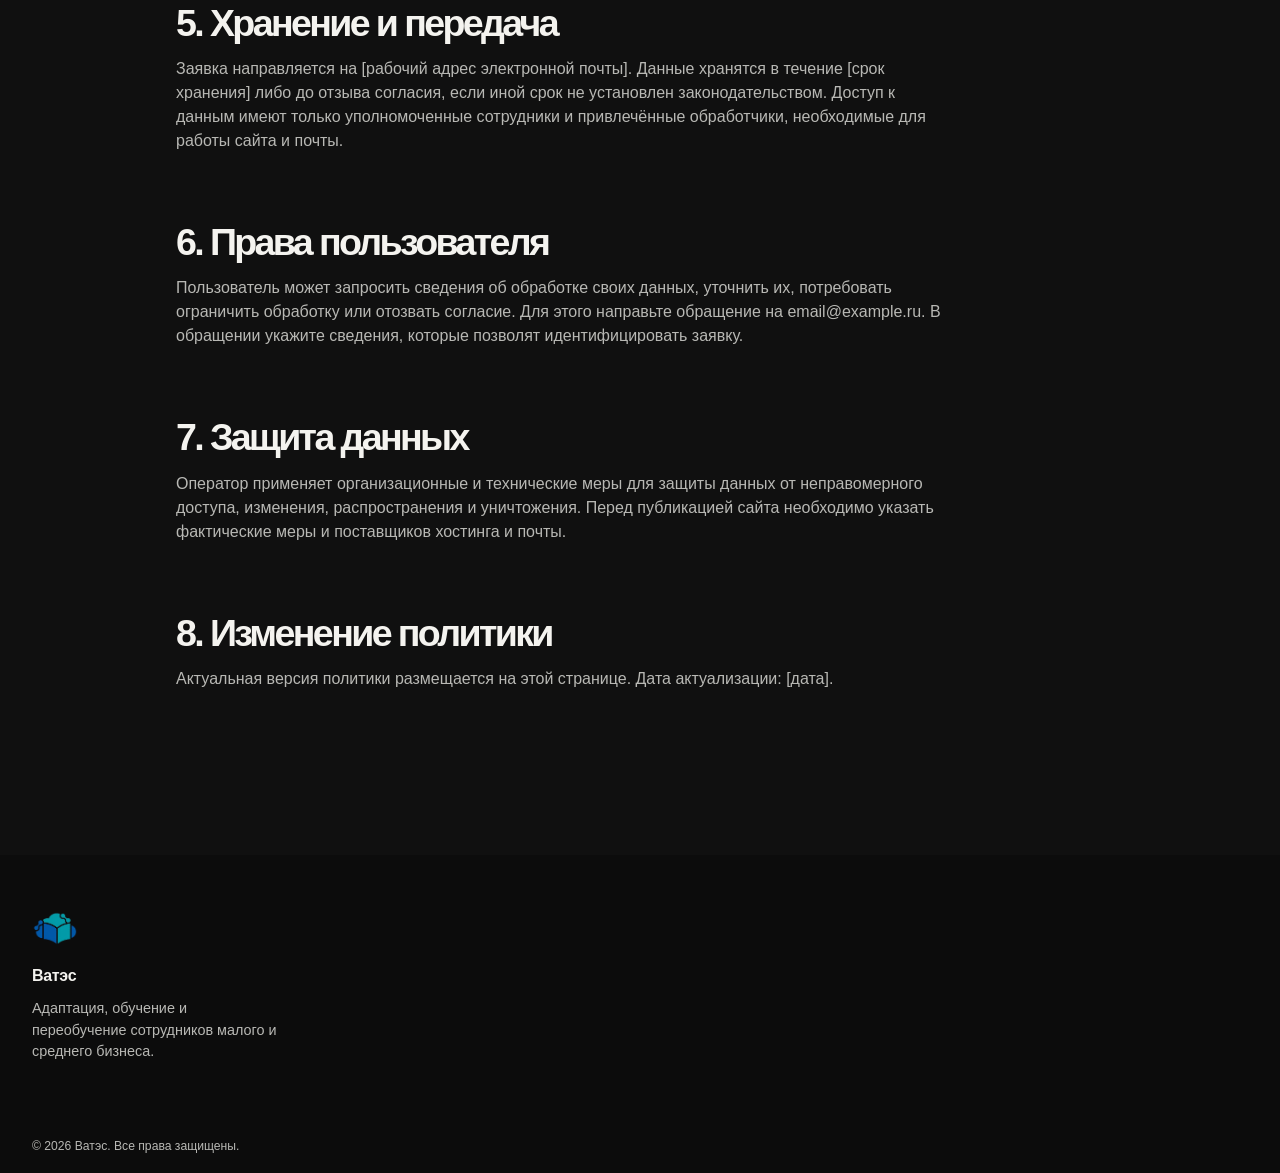
<file: privacy/index.html>
<!doctype html>
<html lang="ru">
<head>
  <meta charset="UTF-8">
  <meta name="viewport" content="width=device-width, initial-scale=1.0">
  <meta name="description" content="Политика обработки персональных данных сайта Ватэс.">
  <meta name="robots" content="noindex, nofollow">
  <title>Политика обработки персональных данных – Ватэс</title>
  <link rel="icon" type="image/png" href="../assets/images/vates-logo-new.png">
  <link rel="apple-touch-icon" href="../assets/images/vates-logo-new.png">
  <link rel="stylesheet" href="../assets/css/style.css?v=20260916-2">
</head>
<body>
  <a class="skip-link" href="#main-content">Перейти к содержимому</a>
  <header class="site-header">
    <nav class="navigation" aria-label="Основная навигация">
      <a class="brand" href="../" aria-label="Ватэс, на главную"><img src="../assets/images/vates-logo-new.png" alt="Ватэс"></a>
      <button class="menu-toggle" type="button" aria-expanded="false" aria-controls="primary-menu">Меню</button>
      <ul id="primary-menu" class="navigation__list">
        <li class="navigation__item navigation__item--dropdown">
          <a href="../product/">Возможности</a>
          <div id="product-submenu" class="navigation__submenu navigation__submenu--product">
            <a href="../product/#ai-chat"><b>ИИ-чат</b><span>Вопросы по учебным материалам</span></a>
            <a href="../product/#materials"><b>Материалы</b><span>Инструкции и знания вашей команды</span></a>
            <a href="../product/#learning-paths"><b>Учебные маршруты</b><span>Пошаговое обучение для каждой роли</span></a>
            <a href="../product/#tests"><b>Тесты</b><span>Проверка понимания материалов</span></a>
            <a href="../product/#progress"><b>Прогресс и статистика</b><span>Статус и результаты обучения</span></a>
          </div>
        </li>
        <li class="navigation__item navigation__item--dropdown">
          <a href="../solution/">Для бизнеса</a>
          <div id="solution-submenu" class="navigation__submenu">
            <a href="../solution/#roles"><b>Роли</b><span>Для владельца, руководителя, наставника и сотрудника</span></a>
            <a href="../solution/#onboarding"><b>Адаптация новичков</b><span>От первых материалов к самостоятельной работе</span></a>
            <a href="../solution/#retraining"><b>Переобучение</b><span>Обучение новым правилам и процессам</span></a>
            <a href="../solution/#control"><b>Контроль обучения</b><span>Прогресс и пробелы команды</span></a>
          </div>
        </li>
        <li class="navigation__item"><a href="../enterprise/">Enterprise</a></li>
        <li class="navigation__item"><a href="../pricing/">Тарифы</a></li>
      </ul>
      <a class="button button--light" href="../application/" data-demo-notice>Открыть форму</a>
    </nav>
  </header>
  <main id="main-content">
<section class="page policy">
  <a class="back-link" href="../">← На главную</a>
  <p class="eyebrow">Персональные данные</p>
  <h1>Политика обработки персональных данных</h1>
  <p class="policy__notice" role="note">Это шаблон политики. До публикации замените данные в квадратных скобках и согласуйте текст с юристом организации.</p>

  <section class="policy__section" aria-labelledby="privacy-general-title">
    <h2 id="privacy-general-title">1. Общие положения</h2>
    <p>Настоящая политика определяет порядок обработки и защиты персональных данных пользователей сайта «Ватэс». Оператором персональных данных является [полное наименование юридического лица или ИП], ИНН [0000000000], ОГРН [0000000000000], адрес: [юридический адрес].</p>
  </section>

  <section class="policy__section" aria-labelledby="privacy-purpose-title">
    <h2 id="privacy-purpose-title">2. Цель обработки</h2>
    <p>Оператор обрабатывает данные для рассмотрения заявки, связи с пользователем по его запросу, подготовки предложения о продукте и ведения деловой переписки.</p>
  </section>

  <section class="policy__section" aria-labelledby="privacy-data-title">
    <h2 id="privacy-data-title">3. Какие данные обрабатываются</h2>
    <ul>
      <li>фамилия, имя и отчество;</li>
      <li>номер телефона;</li>
      <li>адрес электронной почты и место работы – если пользователь указал их в форме;</li>
      <li>технические данные, необходимые для защиты формы от спама и повторных отправок.</li>
    </ul>
  </section>

  <section class="policy__section" aria-labelledby="privacy-basis-title">
    <h2 id="privacy-basis-title">4. Основание и действия с данными</h2>
    <p>Основанием обработки является согласие пользователя, выраженное установкой отметки в форме заявки. Оператор может получать, записывать, систематизировать, хранить, уточнять, использовать и удалять данные только в объёме, необходимом для указанных целей.</p>
  </section>

  <section class="policy__section" aria-labelledby="privacy-storage-title">
    <h2 id="privacy-storage-title">5. Хранение и передача</h2>
    <p>Заявка направляется на [рабочий адрес электронной почты]. Данные хранятся в течение [срок хранения] либо до отзыва согласия, если иной срок не установлен законодательством. Доступ к данным имеют только уполномоченные сотрудники и привлечённые обработчики, необходимые для работы сайта и почты.</p>
  </section>

  <section class="policy__section" aria-labelledby="privacy-rights-title">
    <h2 id="privacy-rights-title">6. Права пользователя</h2>
    <p>Пользователь может запросить сведения об обработке своих данных, уточнить их, потребовать ограничить обработку или отозвать согласие. Для этого направьте обращение на email@example.ru. В обращении укажите сведения, которые позволят идентифицировать заявку.</p>
  </section>

  <section class="policy__section" aria-labelledby="privacy-security-title">
    <h2 id="privacy-security-title">7. Защита данных</h2>
    <p>Оператор применяет организационные и технические меры для защиты данных от неправомерного доступа, изменения, распространения и уничтожения. Перед публикацией сайта необходимо указать фактические меры и поставщиков хостинга и почты.</p>
  </section>

  <section class="policy__section" aria-labelledby="privacy-update-title">
    <h2 id="privacy-update-title">8. Изменение политики</h2>
    <p>Актуальная версия политики размещается на этой странице. Дата актуализации: [дата].</p>
  </section>
</section>
  </main>
  <footer class="site-footer">
    <div class="site-footer__inner">
      <section class="site-footer__identity" aria-labelledby="footer-brand-title">
        <a class="brand" href="../" aria-label="Ватэс, на главную"><img src="../assets/images/vates-logo-new.png" alt="Ватэс"></a>
        <h2 id="footer-brand-title">Ватэс</h2>
        <p>Адаптация, обучение и переобучение сотрудников малого и среднего бизнеса.</p>
      </section>
    </div>
    <div class="site-footer__bottom">
      <p>© 2026 Ватэс. Все права защищены.</p>
    </div>
  </footer>
  <div class="demo-notice" id="demo-notice" role="dialog" aria-modal="true" aria-labelledby="demo-notice-title" aria-describedby="demo-notice-message" hidden>
    <div class="demo-notice__panel">
      <button class="demo-notice__close" type="button" aria-label="Закрыть уведомление" data-demo-notice-close><span aria-hidden="true">×</span></button>
      <p class="eyebrow">Форма</p>
      <h2 id="demo-notice-title">Упс... Кажется, вы хотели оставить заявку, но мы не можем её принять.</h2>
      <p id="demo-notice-message">Дело в том, что мы пока не являемся оператором персональных данных в понимании 152-ФЗ, а значит, юридически не имеем права запрашивать, хранить и обрабатывать ваши ФИО, телефон и прочие личные данные через эту форму. Так что форма временно отдыхает – не потому что мы не хотим вашу заявку, а потому что делаем всё по закону.</p>
      <button class="button button--light" type="button" data-demo-notice-close>Понятно</button>
    </div>
  </div>
  <button class="back-to-top" type="button" aria-label="Вернуться наверх" hidden><span aria-hidden="true">↑</span></button>
  <script src="../assets/js/site.js" defer></script>
</body>
</html>
</file>
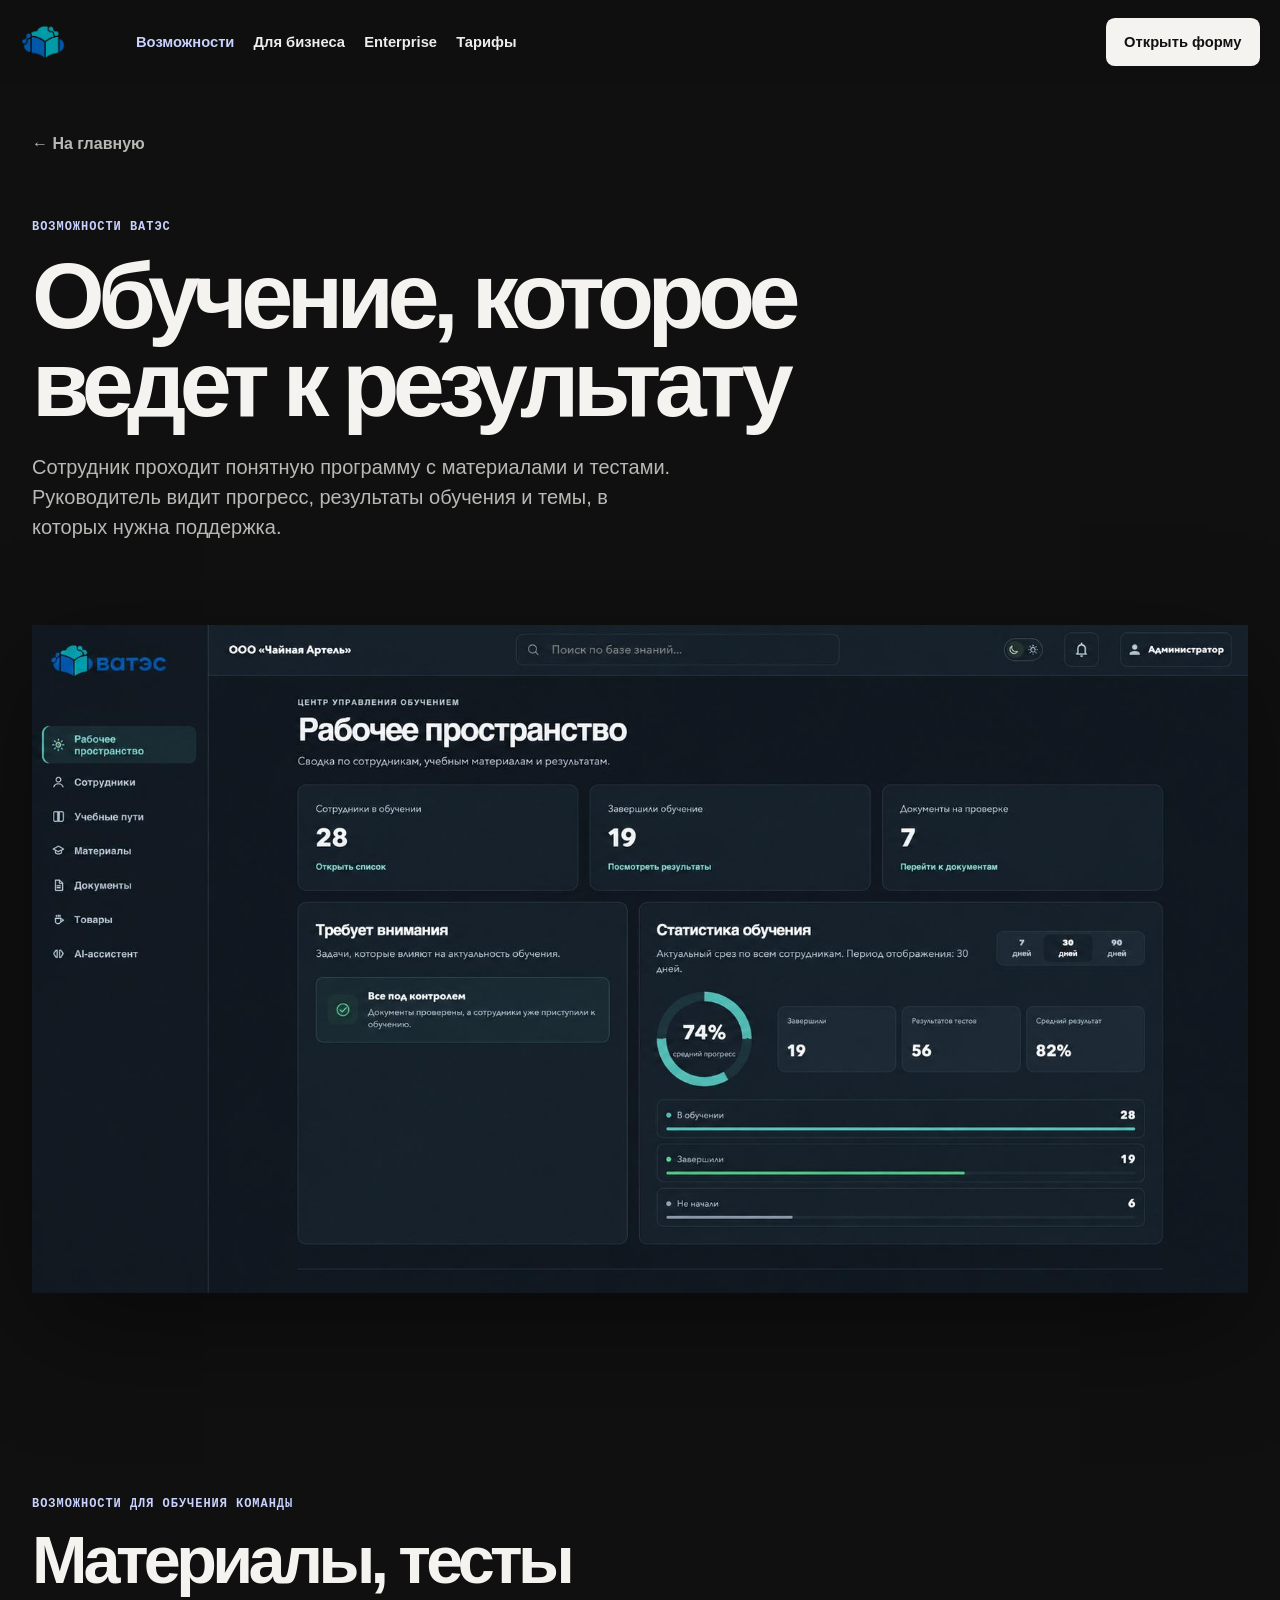
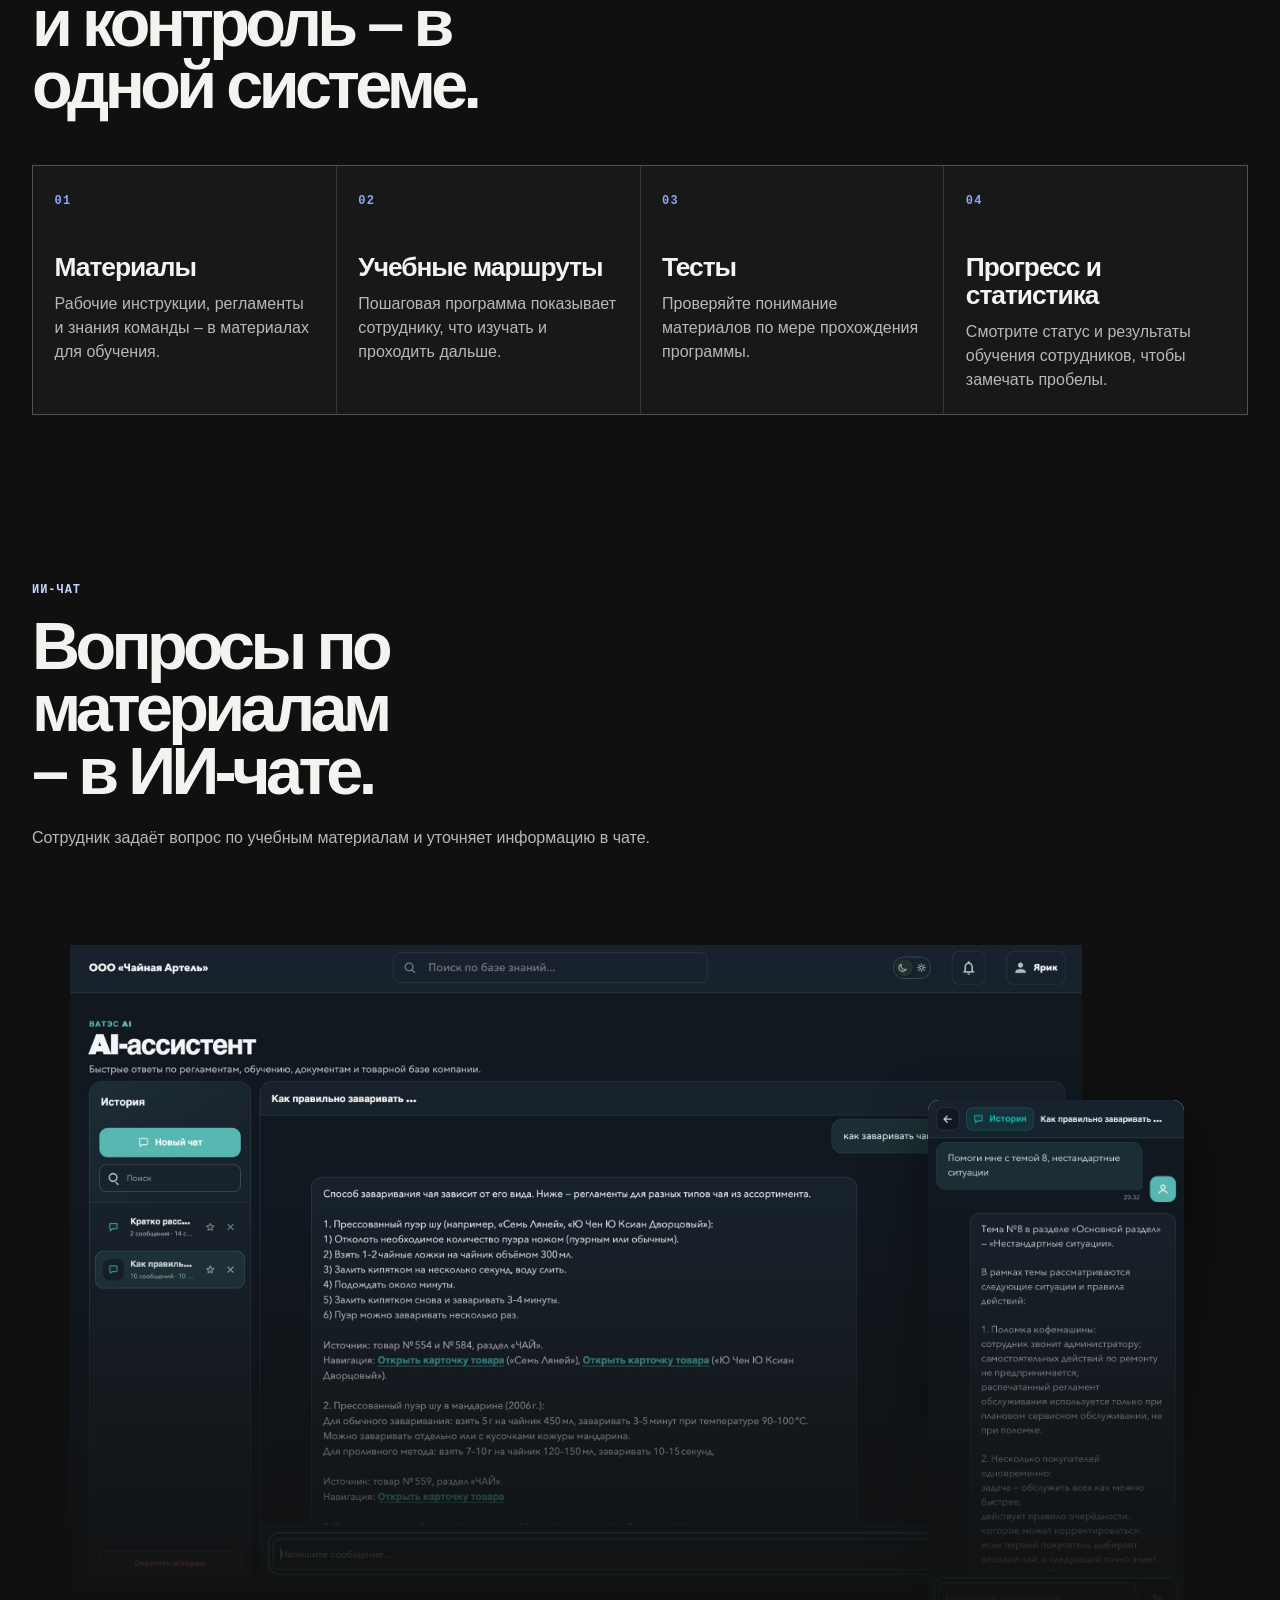
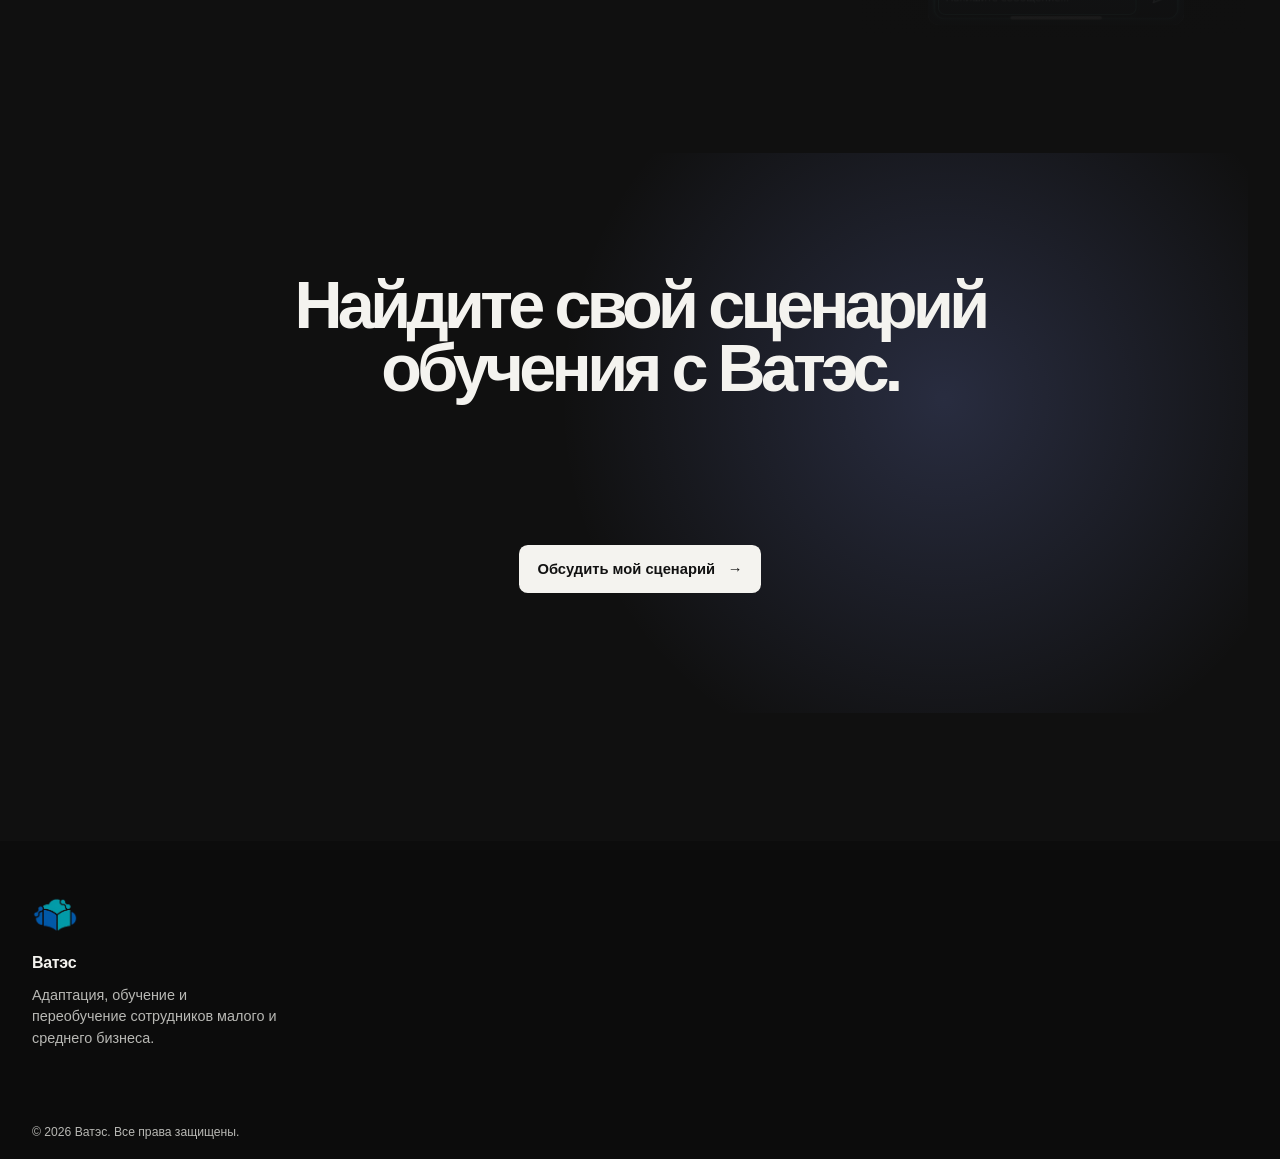
<file: product/index.html>
<!doctype html>
<html lang="ru">
<head>
  <meta charset="UTF-8">
  <meta name="viewport" content="width=device-width, initial-scale=1.0">
  <meta name="description" content="Возможности Ватэс: учебные материалы, маршруты по ролям, тесты, прогресс и ИИ-чат по учебным материалам.">
  <title>Возможности Ватэс – материалы, тесты и учебные маршруты</title>
  <link rel="icon" type="image/png" href="../assets/images/vates-logo-new.png">
  <link rel="apple-touch-icon" href="../assets/images/vates-logo-new.png">
  <link rel="stylesheet" href="../assets/css/style.css?v=20260916-2">
</head>
<body>
  <a class="skip-link" href="#main-content">Перейти к содержимому</a>
  <header class="site-header">
    <nav class="navigation" aria-label="Основная навигация">
      <a class="brand" href="../" aria-label="Ватэс, на главную"><img src="../assets/images/vates-logo-new.png" alt="Ватэс"></a>
      <button class="menu-toggle" type="button" aria-expanded="false" aria-controls="primary-menu">Меню</button>
      <ul id="primary-menu" class="navigation__list">
        <li class="navigation__item navigation__item--dropdown">
          <a href="../product/" aria-current="page">Возможности</a>
          <div id="product-submenu" class="navigation__submenu navigation__submenu--product">
            <a href="../product/#ai-chat"><b>ИИ-чат</b><span>Вопросы по учебным материалам</span></a>
            <a href="../product/#materials"><b>Материалы</b><span>Инструкции и знания вашей команды</span></a>
            <a href="../product/#learning-paths"><b>Учебные маршруты</b><span>Пошаговое обучение для каждой роли</span></a>
            <a href="../product/#tests"><b>Тесты</b><span>Проверка понимания материалов</span></a>
            <a href="../product/#progress"><b>Прогресс и статистика</b><span>Статус и результаты обучения</span></a>
          </div>
        </li>
        <li class="navigation__item navigation__item--dropdown">
          <a href="../solution/">Для бизнеса</a>
          <div id="solution-submenu" class="navigation__submenu">
            <a href="../solution/#roles"><b>Роли</b><span>Для владельца, руководителя, наставника и сотрудника</span></a>
            <a href="../solution/#onboarding"><b>Адаптация новичков</b><span>От первых материалов к самостоятельной работе</span></a>
            <a href="../solution/#retraining"><b>Переобучение</b><span>Обучение новым правилам и процессам</span></a>
            <a href="../solution/#control"><b>Контроль обучения</b><span>Прогресс и пробелы команды</span></a>
          </div>
        </li>
        <li class="navigation__item"><a href="../enterprise/">Enterprise</a></li>
        <li class="navigation__item"><a href="../pricing/">Тарифы</a></li>
      </ul>
      <a class="button button--light" href="../application/" data-demo-notice>Открыть форму</a>
    </nav>
  </header>
  <main id="main-content">
<section class="page page--product">
  <a class="back-link" href="../">← На главную</a>
  <div class="page-hero reveal"><p class="eyebrow">Возможности Ватэс</p><h1>Обучение, которое ведет к результату</h1><p>Сотрудник проходит понятную программу с материалами и тестами. Руководитель видит прогресс, результаты обучения и темы, в которых нужна поддержка.</p></div>
  <figure class="screen-frame screen-frame--page screen-frame--plain reveal"><img src="../assets/images/product-workspace.png" alt="Рабочее пространство руководителя с данными по обучению сотрудников в Ватэс" width="1692" height="930" loading="lazy"></figure>
  <section class="page-section reveal" aria-labelledby="product-features"><p class="eyebrow">Возможности для обучения команды</p><h2 id="product-features">Материалы, тесты и контроль – в одной системе.</h2>
    <div class="feature-grid">
      <article id="materials"><span>01</span><h3>Материалы</h3><p>Рабочие инструкции, регламенты и знания команды – в материалах для обучения.</p></article>
      <article id="learning-paths"><span>02</span><h3>Учебные маршруты</h3><p>Пошаговая программа показывает сотруднику, что изучать и проходить дальше.</p></article>
      <article id="tests"><span>03</span><h3>Тесты</h3><p>Проверяйте понимание материалов по мере прохождения программы.</p></article>
      <article id="progress"><span>04</span><h3>Прогресс и статистика</h3><p>Смотрите статус и результаты обучения сотрудников, чтобы замечать пробелы.</p></article>
    </div>
  </section>
  <section id="ai-chat" class="page-section page-section--showcase reveal" aria-labelledby="product-work"><p class="eyebrow">ИИ-чат</p><h2 id="product-work">Вопросы по материалам – в ИИ-чате.</h2><p>Сотрудник задаёт вопрос по учебным материалам и уточняет информацию в чате.</p>
    <figure class="product-showcase product-showcase--ai"><div class="product-showcase__desktop"><img src="../assets/images/ai-assistant-desktop.png" alt="ИИ-чат Ватэс на компьютере: ответ по учебным материалам и регламентам" width="2560" height="1652" loading="lazy"></div><div class="product-showcase__phone"><img src="../assets/images/ai-assistant-mobile.png" alt="ИИ-чат Ватэс на мобильном экране: ответ по теме обучения" width="1125" height="2304" loading="lazy"></div></figure>
  </section>
  <section class="page-cta reveal"><h2>Найдите свой сценарий обучения с Ватэс.</h2><a class="button button--light" href="../application/" data-demo-notice>Обсудить мой сценарий <span aria-hidden="true">→</span></a></section>
</section>
  </main>
  <footer class="site-footer">
    <div class="site-footer__inner">
      <section class="site-footer__identity" aria-labelledby="footer-brand-title">
        <a class="brand" href="../" aria-label="Ватэс, на главную"><img src="../assets/images/vates-logo-new.png" alt="Ватэс"></a>
        <h2 id="footer-brand-title">Ватэс</h2>
        <p>Адаптация, обучение и переобучение сотрудников малого и среднего бизнеса.</p>
      </section>
    </div>
    <div class="site-footer__bottom">
      <p>© 2026 Ватэс. Все права защищены.</p>
    </div>
  </footer>
  <div class="demo-notice" id="demo-notice" role="dialog" aria-modal="true" aria-labelledby="demo-notice-title" aria-describedby="demo-notice-message" hidden>
    <div class="demo-notice__panel">
      <button class="demo-notice__close" type="button" aria-label="Закрыть уведомление" data-demo-notice-close><span aria-hidden="true">×</span></button>
      <p class="eyebrow">Форма</p>
      <h2 id="demo-notice-title">Упс... Кажется, вы хотели оставить заявку, но мы не можем её принять.</h2>
      <p id="demo-notice-message">Дело в том, что мы пока не являемся оператором персональных данных в понимании 152-ФЗ, а значит, юридически не имеем права запрашивать, хранить и обрабатывать ваши ФИО, телефон и прочие личные данные через эту форму. Так что форма временно отдыхает – не потому что мы не хотим вашу заявку, а потому что делаем всё по закону.</p>
      <button class="button button--light" type="button" data-demo-notice-close>Понятно</button>
    </div>
  </div>
  <button class="back-to-top" type="button" aria-label="Вернуться наверх" hidden><span aria-hidden="true">↑</span></button>
  <script src="../assets/js/site.js" defer></script>
</body>
</html>
</file>
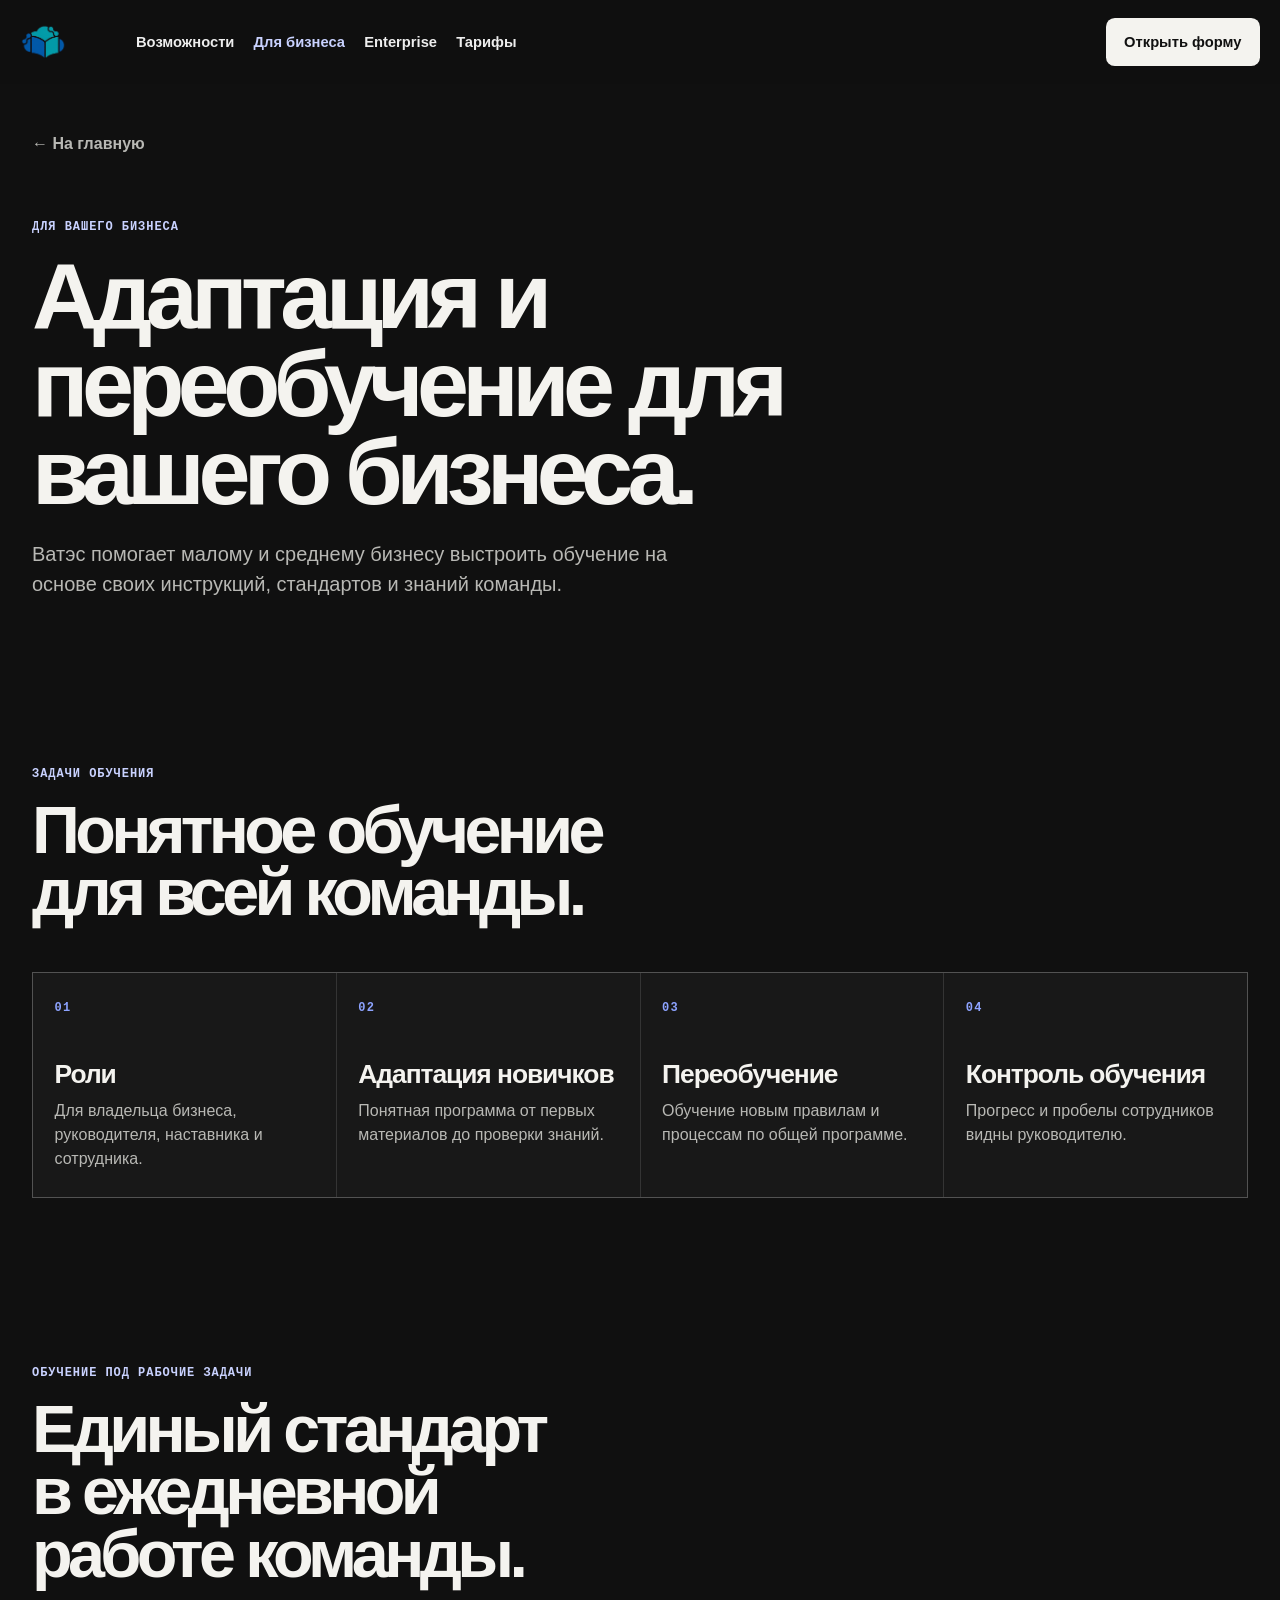
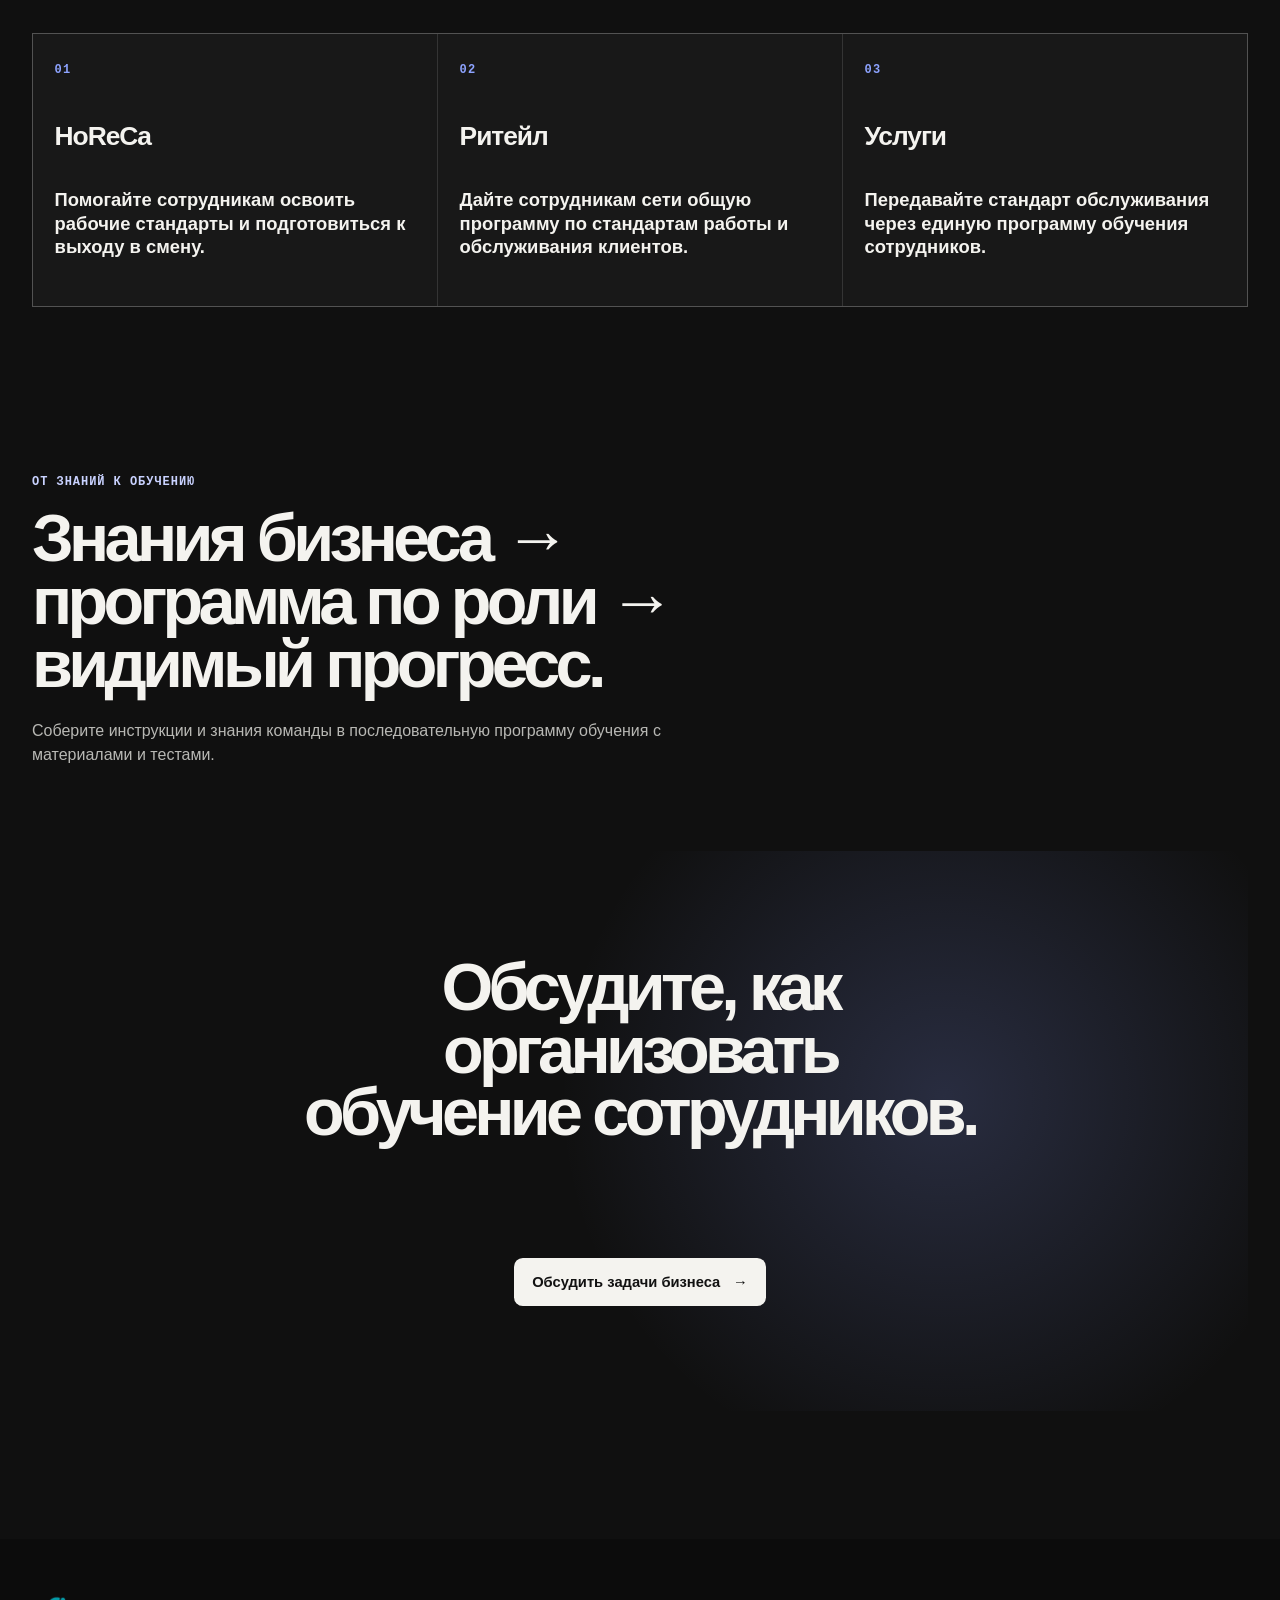
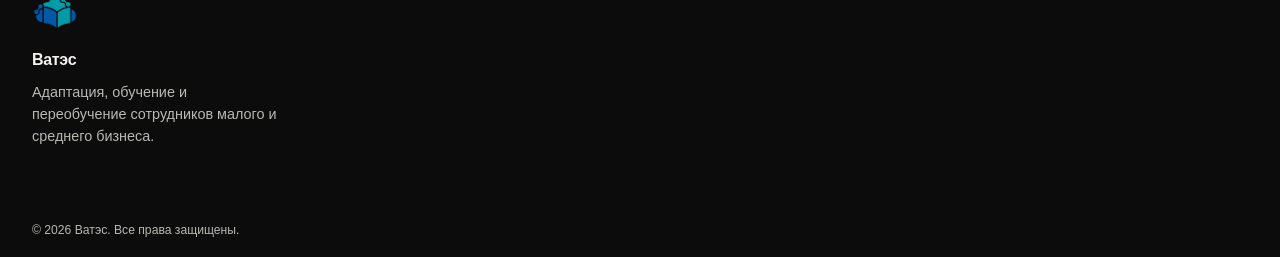
<file: solution/index.html>
<!doctype html>
<html lang="ru">
<head>
  <meta charset="UTF-8">
  <meta name="viewport" content="width=device-width, initial-scale=1.0">
  <meta name="description" content="Ватэс помогает малому и среднему бизнесу организовать адаптацию и переобучение сотрудников на основе рабочих инструкций и стандартов.">
  <title>Ватэс для бизнеса – адаптация и переобучение сотрудников</title>
  <link rel="icon" type="image/png" href="../assets/images/vates-logo-new.png">
  <link rel="apple-touch-icon" href="../assets/images/vates-logo-new.png">
  <link rel="stylesheet" href="../assets/css/style.css?v=20260916-2">
</head>
<body>
  <a class="skip-link" href="#main-content">Перейти к содержимому</a>
  <header class="site-header">
    <nav class="navigation" aria-label="Основная навигация">
      <a class="brand" href="../" aria-label="Ватэс, на главную"><img src="../assets/images/vates-logo-new.png" alt="Ватэс"></a>
      <button class="menu-toggle" type="button" aria-expanded="false" aria-controls="primary-menu">Меню</button>
      <ul id="primary-menu" class="navigation__list">
        <li class="navigation__item navigation__item--dropdown">
          <a href="../product/">Возможности</a>
          <div id="product-submenu" class="navigation__submenu navigation__submenu--product">
            <a href="../product/#ai-chat"><b>ИИ-чат</b><span>Вопросы по учебным материалам</span></a>
            <a href="../product/#materials"><b>Материалы</b><span>Инструкции и знания вашей команды</span></a>
            <a href="../product/#learning-paths"><b>Учебные маршруты</b><span>Пошаговое обучение для каждой роли</span></a>
            <a href="../product/#tests"><b>Тесты</b><span>Проверка понимания материалов</span></a>
            <a href="../product/#progress"><b>Прогресс и статистика</b><span>Статус и результаты обучения</span></a>
          </div>
        </li>
        <li class="navigation__item navigation__item--dropdown">
          <a href="../solution/" aria-current="page">Для бизнеса</a>
          <div id="solution-submenu" class="navigation__submenu">
            <a href="../solution/#roles"><b>Роли</b><span>Для владельца, руководителя, наставника и сотрудника</span></a>
            <a href="../solution/#onboarding"><b>Адаптация новичков</b><span>От первых материалов к самостоятельной работе</span></a>
            <a href="../solution/#retraining"><b>Переобучение</b><span>Обучение новым правилам и процессам</span></a>
            <a href="../solution/#control"><b>Контроль обучения</b><span>Прогресс и пробелы команды</span></a>
          </div>
        </li>
        <li class="navigation__item"><a href="../enterprise/">Enterprise</a></li>
        <li class="navigation__item"><a href="../pricing/">Тарифы</a></li>
      </ul>
      <a class="button button--light" href="../application/" data-demo-notice>Открыть форму</a>
    </nav>
  </header>
  <main id="main-content">
<section class="page">
  <a class="back-link" href="../">← На главную</a>
  <div class="page-hero reveal"><p class="eyebrow">Для вашего бизнеса</p><h1>Адаптация и переобучение для вашего бизнеса.</h1><p>Ватэс помогает малому и среднему бизнесу выстроить обучение на основе своих инструкций, стандартов и знаний команды.</p></div>
  <section class="page-section reveal" aria-labelledby="solution-components-title"><p class="eyebrow">Задачи обучения</p><h2 id="solution-components-title">Понятное обучение для всей команды.</h2>
    <div class="feature-grid solution-components">
      <article id="roles"><span>01</span><h3>Роли</h3><p>Для владельца бизнеса, руководителя, наставника и сотрудника.</p></article>
      <article id="onboarding"><span>02</span><h3>Адаптация новичков</h3><p>Понятная программа от первых материалов до проверки знаний.</p></article>
      <article id="retraining"><span>03</span><h3>Переобучение</h3><p>Обучение новым правилам и процессам по общей программе.</p></article>
      <article id="control"><span>04</span><h3>Контроль обучения</h3><p>Прогресс и пробелы сотрудников видны руководителю.</p></article>
    </div>
  </section>
  <section class="page-section reveal" aria-labelledby="industry-title"><p class="eyebrow">Обучение под рабочие задачи</p><h2 id="industry-title">Единый стандарт в ежедневной работе команды.</h2>
    <div class="industry-grid">
      <article><span>01</span><h3>HoReCa</h3><p class="industry-request">Помогайте сотрудникам освоить рабочие стандарты и подготовиться к выходу в смену.</p></article>
      <article><span>02</span><h3>Ритейл</h3><p class="industry-request">Дайте сотрудникам сети общую программу по стандартам работы и обслуживания клиентов.</p></article>
      <article><span>03</span><h3>Услуги</h3><p class="industry-request">Передавайте стандарт обслуживания через единую программу обучения сотрудников.</p></article>
    </div>
  </section>
  <section class="page-section solution-flow reveal" aria-labelledby="solution-flow-title"><p class="eyebrow">От знаний к обучению</p><h2 id="solution-flow-title">Знания бизнеса → программа по роли → видимый прогресс.</h2><p>Соберите инструкции и знания команды в последовательную программу обучения с материалами и тестами.</p></section>
  <section class="page-cta reveal"><h2>Обсудите, как организовать обучение сотрудников.</h2><a class="button button--light" href="../application/" data-demo-notice>Обсудить задачи бизнеса <span aria-hidden="true">→</span></a></section>
</section>
  </main>
  <footer class="site-footer">
    <div class="site-footer__inner">
      <section class="site-footer__identity" aria-labelledby="footer-brand-title">
        <a class="brand" href="../" aria-label="Ватэс, на главную"><img src="../assets/images/vates-logo-new.png" alt="Ватэс"></a>
        <h2 id="footer-brand-title">Ватэс</h2>
        <p>Адаптация, обучение и переобучение сотрудников малого и среднего бизнеса.</p>
      </section>
    </div>
    <div class="site-footer__bottom">
      <p>© 2026 Ватэс. Все права защищены.</p>
    </div>
  </footer>
  <div class="demo-notice" id="demo-notice" role="dialog" aria-modal="true" aria-labelledby="demo-notice-title" aria-describedby="demo-notice-message" hidden>
    <div class="demo-notice__panel">
      <button class="demo-notice__close" type="button" aria-label="Закрыть уведомление" data-demo-notice-close><span aria-hidden="true">×</span></button>
      <p class="eyebrow">Форма</p>
      <h2 id="demo-notice-title">Упс... Кажется, вы хотели оставить заявку, но мы не можем её принять.</h2>
      <p id="demo-notice-message">Дело в том, что мы пока не являемся оператором персональных данных в понимании 152-ФЗ, а значит, юридически не имеем права запрашивать, хранить и обрабатывать ваши ФИО, телефон и прочие личные данные через эту форму. Так что форма временно отдыхает – не потому что мы не хотим вашу заявку, а потому что делаем всё по закону.</p>
      <button class="button button--light" type="button" data-demo-notice-close>Понятно</button>
    </div>
  </div>
  <button class="back-to-top" type="button" aria-label="Вернуться наверх" hidden><span aria-hidden="true">↑</span></button>
  <script src="../assets/js/site.js" defer></script>
</body>
</html>
</file>
<file: assets/css/style.css>
:root {
  --bg:#101010;
  --surface:#181818;
  --surface-raised:#202020;
  --ink:#f4f3ef;
  --muted:#b8b8b4;
  --line:rgb(255 255 255 / 15%);
  --blue:#8da3ff;
  --blue-soft:#c9d2ff;
  --content:76rem;
  color-scheme:dark;
}

* { box-sizing:border-box; }
html { background:var(--bg); scroll-behavior:smooth; }
body { min-width:20rem; margin:0; overflow-x:hidden; color:var(--ink); background:var(--bg); font-family:Inter,Arial,sans-serif; font-size:1rem; line-height:1.5; }
body.has-demo-notice { overflow:hidden; }
a { color:inherit; }
h1,h2,h3,p { margin-top:0; }
h1,h2,h3,p,li,a,span,b { overflow-wrap:break-word; }
h1,h2,h3,.button,.pricing-plan__tagline { text-wrap:balance; }
p,li,figcaption,label { text-wrap:pretty; }
h1,h2 { letter-spacing:-.07em; line-height:.94; }
h1 { max-width:15ch; margin-bottom:1.5rem; font-size:clamp(3rem,7.3vw,7.35rem); }
h2 { max-width:19ch; margin-bottom:0; font-size:clamp(2.35rem,5.2vw,5.35rem); }
h3 { letter-spacing:-.04em; line-height:1.06; }

.visually-hidden { position:absolute; width:1px; height:1px; overflow:hidden; clip:rect(0 0 0 0); clip-path:inset(50%); white-space:nowrap; }
.section { width:min(100% - 2.5rem,var(--content)); margin-inline:auto; padding-block:clamp(5.2rem,10vw,10.5rem); }
.eyebrow { margin-bottom:1.1rem; color:var(--blue-soft); font-family:"SFMono-Regular",Consolas,monospace; font-size:.75rem; font-weight:700; letter-spacing:.08em; line-height:1.2; text-transform:uppercase; }
.section-heading { display:grid; gap:0; max-width:53rem; }
.section-heading--wide { max-width:63rem; }
.section-copy { max-width:37rem; margin:1.6rem 0 0; color:var(--muted); }

.button { display:inline-flex; align-items:center; justify-content:center; gap:.8rem; min-height:3rem; padding:.7rem 1.1rem; border:1px solid transparent; border-radius:.55rem; font-size:.92rem; font-weight:750; text-decoration:none; transition:transform .2s ease,background-color .2s ease,border-color .2s ease; }
.button:hover { transform:translateY(-2px); }
.button--light { color:#111; background:#f4f3ef; }
.button--light:hover { background:#fff; }
.button--outline { color:var(--ink); border-color:var(--line); background:transparent; }
.button--outline:hover { border-color:var(--blue); background:rgb(141 163 255 / 12%); }
.button:focus-visible,a:focus-visible,button:focus-visible,input:focus-visible { outline:3px solid var(--blue); outline-offset:3px; }
.skip-link { position:fixed; z-index:50; top:-4rem; left:1rem; padding:.6rem 1rem; color:#111; background:#fff; }.skip-link:focus { top:1rem; }

.site-header { position:sticky; z-index:30; top:0; background:rgb(16 16 16 / 86%); backdrop-filter:blur(18px); }
.navigation { display:flex; align-items:center; gap:1.15rem; width:min(100% - 2.5rem,88rem); min-height:5.25rem; margin-inline:auto; }
.brand { display:block; flex:0 0 auto; width:5.1rem; line-height:0; }.brand img { width:100%; height:auto; max-height:2.2rem; object-fit:contain; object-position:left center; }
.navigation__list { display:none; padding:0; margin:0; list-style:none; }
.navigation__item { position:relative; }
.navigation__list > .navigation__item > a { display:inline-block; padding:.5rem 0; color:#eee; font-size:.92rem; font-weight:680; text-decoration:none; }
.navigation__list > .navigation__item > a[aria-current="page"] { color:var(--blue-soft); }
.navigation > .button { margin-left:auto; }
.menu-toggle { margin-left:auto; padding:.3rem 0; border:0; color:var(--ink); background:transparent; font:inherit; font-weight:700; }
.navigation__submenu { display:none; }
.navigation__list.is-open { position:fixed; top:4.75rem; right:0; left:0; display:grid; max-height:calc(100svh - 4.75rem); gap:.3rem; padding:1rem max(1.25rem,calc((100vw - 88rem) / 2)) 1.5rem; overflow-y:auto; overscroll-behavior:contain; -webkit-overflow-scrolling:touch; background:#111; scrollbar-gutter:stable; }
.navigation__list.is-open > .navigation__item { display:block; }
.navigation__list.is-open > .navigation__item > a { padding:.75rem 0; }
.navigation__list.is-open .navigation__submenu { display:grid; grid-template-columns:1fr; gap:.25rem; padding:.1rem 0 .75rem 1rem; }
.navigation__list.is-open .navigation__submenu a { display:grid; gap:.15rem; padding:.55rem .6rem; color:var(--ink); border-left:1px solid var(--line); font-size:.9rem; text-decoration:none; }
.navigation__list.is-open .navigation__submenu b { font-size:.9rem; }.navigation__list.is-open .navigation__submenu span { color:var(--muted); font-size:.8rem; }

.site-footer { background:#0c0c0c; }.site-footer__inner,.site-footer__bottom { width:min(100% - 2.5rem,var(--content)); margin-inline:auto; }.site-footer__inner { display:grid; gap:2.5rem; padding-block:3.5rem; }.site-footer h2 { margin:0 0 .8rem; font-size:1rem; letter-spacing:-.02em; line-height:1.2; }.site-footer p { margin-bottom:.45rem; color:var(--muted); font-size:.9rem; }.site-footer__identity .brand { margin-bottom:1.25rem; }.site-footer__identity > p { max-width:17rem; margin-bottom:0; }.site-footer__bottom { display:flex; flex-direction:column; gap:.45rem; padding-block:1.1rem; }.site-footer__bottom p { margin:0; font-size:.76rem; }

.hero { position:relative; display:grid; min-height:calc(100svh - 5.25rem); place-items:center; isolation:isolate; overflow:hidden; padding:6rem 1.25rem; text-align:center; }
.hero::before { position:absolute; z-index:-1; inset:0; background-image:linear-gradient(var(--line) 1px,transparent 1px),linear-gradient(90deg,var(--line) 1px,transparent 1px),radial-gradient(ellipse at 50% 48%,transparent 20%,var(--bg) 75%); background-size:4rem 4rem,4rem 4rem,100% 100%; content:""; mask-image:linear-gradient(to bottom,transparent,black 12%,black 88%,transparent); }
.hero__content { max-width:65rem; }.hero__content h1 { margin-inline:auto; }.hero__lede { max-width:39rem; margin:0 auto 2rem; color:var(--muted); font-size:clamp(1.06rem,1.8vw,1.28rem); }
.hero__orb { position:absolute; z-index:-1; border-radius:50%; filter:blur(7px); }.hero__orb--one { top:17%; left:-11rem; width:21rem; height:21rem; background:radial-gradient(circle at 65% 35%,rgb(150 167 255 / 52%),transparent 63%); }.hero__orb--two { right:-14rem; bottom:0; width:30rem; height:30rem; background:radial-gradient(circle at 35% 35%,rgb(116 134 255 / 33%),transparent 67%); }

.product-visual { padding-top:0; }
.product-showcase { position:relative; min-height:clamp(24rem,49vw,43rem); margin:3.5rem 0 0; padding:clamp(1rem,3vw,2.8rem) clamp(1rem,7vw,7rem) 4.5rem clamp(1rem,3vw,2.8rem); overflow:hidden; background:transparent; }
.product-showcase__desktop { overflow:hidden; background:#eff0ec; }.product-showcase__desktop img { display:block; width:100%; height:auto; }
.product-showcase__phone { position:absolute; z-index:2; right:clamp(.8rem,5vw,5rem); bottom:2.5rem; width:clamp(7rem,22vw,16rem); overflow:hidden; border-radius:.7rem; background:#eee; box-shadow:0 1.5rem 3.5rem rgb(0 0 0 / 52%); }.product-showcase__phone img { display:block; width:100%; height:auto; }
.product-showcase::after { position:absolute; z-index:3; right:0; bottom:0; left:0; height:62%; background:linear-gradient(to bottom,transparent 0%,rgb(16 16 16 / 52%) 44%,var(--bg) 94%); content:""; pointer-events:none; }

.learning-system,.metrics,.journey,.roles { border-top:0; }
.learning-flow { display:grid; gap:1px; padding:0; margin:3.25rem 0 0; border:1px solid var(--line); list-style:none; background:var(--line); }.learning-flow li { min-height:15rem; padding:1.45rem; background:var(--bg); }.flow-number,.step-label,.role-number { display:block; margin-bottom:2.7rem; color:var(--blue); font-family:"SFMono-Regular",Consolas,monospace; font-size:.76rem; font-weight:800; letter-spacing:.1em; }.learning-flow h3 { margin-bottom:.75rem; font-size:clamp(1.55rem,2.5vw,2.4rem); }.learning-flow p { max-width:19rem; margin:0; color:var(--muted); }

.metrics__grid { display:grid; gap:1px; margin-top:3.25rem; border:1px solid var(--line); background:var(--line); }.metric { display:flex; min-height:13rem; flex-direction:column; justify-content:space-between; padding:1.25rem; background:var(--surface); }.metric-value { margin-bottom:.8rem; letter-spacing:-.06em; line-height:1; white-space:nowrap; }.metric-value span { color:#8b8b88; font-size:clamp(1.5rem,2.4vw,2.35rem); text-decoration:line-through; text-decoration-thickness:1px; }.metric-value strong,.metric b { color:var(--blue-soft); }.metric-value strong { font-size:clamp(2rem,3vw,3.15rem); }.metric > p:not(.metric-value) { max-width:13rem; margin-bottom:1rem; color:var(--muted); font-size:.95rem; }.metric b { font-size:.9rem; }

.journey__steps { display:grid; gap:1px; padding:0; margin:3.25rem 0 0; border:1px solid var(--line); list-style:none; background:var(--line); }.journey__steps li { min-height:17rem; padding:1.4rem; background:var(--surface); }.journey__steps .step-label { margin-bottom:4.2rem; }.journey__steps h3 { margin-bottom:.55rem; font-size:clamp(1.7rem,2.8vw,2.6rem); }.journey__steps p { max-width:21rem; margin:0; color:var(--muted); }

.roles__grid { display:grid; gap:1px; margin-top:3.25rem; border:1px solid var(--line); background:var(--line); }.roles article { min-height:16rem; padding:1.35rem; background:var(--bg); }.roles .role-number { margin-bottom:2.6rem; }.roles h3 { margin-bottom:.85rem; font-size:clamp(1.4rem,2vw,2.1rem); }.roles p:last-child { margin-bottom:0; color:var(--muted); }
.final-cta,.page-cta { display:grid; min-height:35rem; place-items:center; isolation:isolate; overflow:hidden; padding:4rem 1.25rem; background:radial-gradient(circle at 75% 44%,rgb(138 158 255 / 20%),transparent 24rem),var(--bg); text-align:center; }.final-cta > div { max-width:56rem; }.final-cta h2,.page-cta h2 { margin:0 auto 2rem; }

.page { width:min(100% - 2.5rem,var(--content)); min-height:100vh; margin-inline:auto; padding:3rem 0 8rem; }.back-link { display:inline-block; margin-bottom:4rem; color:var(--muted); font-weight:650; text-decoration:none; }.back-link:hover { color:var(--blue-soft); }.page-hero { max-width:51rem; padding-bottom:5.2rem; }.page-hero > p:last-child { max-width:40rem; margin-bottom:0; color:var(--muted); font-size:clamp(1.05rem,1.7vw,1.25rem); }.screen-frame { position:relative; margin:3.5rem 0 0; overflow:hidden; border:1px solid rgb(255 255 255 / 21%); border-radius:.9rem; background:#eff0ec; box-shadow:0 2.2rem 7rem rgb(0 0 0 / 42%); }.screen-frame img { display:block; width:100%; height:auto; }.screen-frame figcaption { padding:.8rem 1rem; color:#4d595b; font-size:.8rem; background:#f3f5f2; }.screen-frame--page { margin-top:0; margin-bottom:7.5rem; }.screen-frame--plain { border:0; border-radius:0; }.page-section { padding-block:5.25rem; }.page-section--narrow { max-width:58rem; }.page-section--showcase { max-width:none; }.page-section > p:not(.eyebrow):not(.industry-request) { max-width:43rem; margin:1.5rem 0 0; color:var(--muted); }

.policy { max-width:58rem; }.policy h1 { max-width:14ch; }.policy__notice { max-width:48rem; padding:1rem 1.15rem; margin:0 0 3rem; border:1px solid rgb(141 163 255 / 36%); border-radius:.5rem; color:var(--blue-soft); background:rgb(141 163 255 / 10%); }.policy__section { padding-block:2.25rem; }.policy__section h2 { max-width:none; margin-bottom:1rem; font-size:clamp(1.6rem,3vw,2.35rem); }.policy__section p,.policy__section li { max-width:48rem; color:var(--muted); }.policy__section p:last-child { margin-bottom:0; }.policy__section ul { display:grid; gap:.65rem; padding-left:1.2rem; margin:1rem 0 0; }

.feature-grid,.industry-grid,.pricing-grid,.add-on-grid { display:grid; gap:1px; margin-top:3rem; border:1px solid var(--line); background:var(--line); }.feature-grid article,.industry-grid article,.pricing-grid article,.add-on-grid article { padding:1.35rem; background:var(--surface); }.feature-grid article { min-height:14rem; scroll-margin-top:6.5rem; }.feature-grid span,.industry-grid > article > span { color:var(--blue); font-family:"SFMono-Regular",Consolas,monospace; font-size:.75rem; font-weight:800; letter-spacing:.1em; }.feature-grid h3,.industry-grid h3,.add-on-grid h3 { margin:2.6rem 0 .7rem; font-size:1.65rem; }.feature-grid p,.industry-grid p,.add-on-grid p { margin-bottom:0; color:var(--muted); }
.industry-grid article { min-height:17rem; }.industry-request { margin:2.4rem 0 0 !important; color:var(--ink) !important; font-size:1.15rem; font-weight:650; line-height:1.28; }.solution-flow { max-width:58rem; }

.under-construction { display:grid; min-height:calc(100svh - 4.75rem); place-items:center; width:min(100% - 2.5rem,var(--content)); margin-inline:auto; text-align:center; }.under-construction > div { max-width:40rem; }.under-construction h1 { max-width:none; margin:0 auto; font-size:clamp(2.25rem,10vw,7.35rem); white-space:nowrap; }

.page-hero--pricing { max-width:46rem; text-align:center; margin-inline:auto; }.page-hero--pricing h1 { margin-inline:auto; }.page-hero--pricing > p:last-child { margin-inline:auto; }.pricing-section { padding-top:0; border-top:0; }.pricing-grid--plans { gap:1rem; margin-top:0; border:0; background:transparent; }.pricing-plan { display:flex; min-height:31rem; flex-direction:column; padding:1.55rem !important; border:1px solid var(--line); border-radius:.9rem; background:var(--surface) !important; }.pricing-plan__name { margin-bottom:.35rem; font-size:1.4rem; font-weight:750; letter-spacing:-.04em; }.pricing-plan__tagline { min-height:2.8rem; margin-bottom:1rem; color:var(--ink); font-size:1.04rem; font-weight:700; line-height:1.25; }.pricing-plan__summary { min-height:5.75rem; margin-bottom:1.35rem; color:var(--muted); font-size:.92rem; line-height:1.45; }.price { margin-bottom:2rem; color:var(--ink); font-size:clamp(2.45rem,4vw,3.9rem); font-weight:750; letter-spacing:-.08em; line-height:1; }.price small { color:var(--muted); font-size:.82rem; font-weight:650; letter-spacing:0; white-space:nowrap; }.pricing-plan .button { width:100%; margin-bottom:2rem; }.pricing-plan__included { padding-top:1.35rem; margin:0; border-top:1px solid var(--line); color:var(--ink); font-size:.94rem; font-weight:650; line-height:1.45; }.pricing-plan ul { display:grid; gap:.75rem; padding:.85rem 0 0; margin:0; list-style:none; }.pricing-plan li { display:flex; gap:.6rem; color:var(--muted); font-size:.94rem; }.pricing-plan li::before { flex:none; color:var(--blue-soft); content:"✓"; }.pricing-plan__audience { padding-top:1.35rem; margin:1.35rem 0 0; border-top:1px solid var(--line); color:var(--ink); font-size:.92rem; font-weight:650; line-height:1.45; }.pricing-plan--featured { color:#111; border-color:#eae8e1; background:#eeece5 !important; }.pricing-plan--featured .price,.pricing-plan--featured .pricing-plan__tagline,.pricing-plan--featured .pricing-plan__included,.pricing-plan--featured .pricing-plan__audience { color:#111; }.pricing-plan--featured .pricing-plan__summary,.pricing-plan--featured .price small,.pricing-plan--featured li { color:#595856 !important; }.pricing-plan--featured .button--light { color:#f4f3ef; background:#111; }.pricing-plan--featured .button--light:hover { background:#2b2b2b; }.pricing-plan--featured .pricing-plan__included,.pricing-plan--featured .pricing-plan__audience { border-color:rgb(0 0 0 / 18%); }.pricing-plan--featured li::before { color:#111; }.add-on-grid article { min-height:10rem; }.add-on-grid h3 { margin-top:1rem; }.add-on-grid--detailed { grid-template-columns:1fr; }.add-on-card { display:flex; flex-direction:column; }.add-on-card__price { margin:0 0 1.15rem !important; color:var(--ink) !important; font-size:.88rem; font-weight:700; }.add-on-card > p:not(.add-on-card__price) { line-height:1.5; }.add-on-card ul { display:grid; gap:.65rem; padding:1.35rem 0 0; margin:1.35rem 0 0; border-top:1px solid var(--line); color:var(--muted); font-size:.92rem; line-height:1.42; list-style:none; }.add-on-card li { display:flex; gap:.6rem; }.add-on-card li::before { flex:none; color:var(--blue-soft); content:"✓"; }

.back-to-top { position:fixed; z-index:25; right:1.25rem; bottom:1.25rem; display:grid; width:3rem; height:3rem; place-items:center; padding:0; border:1px solid rgb(255 255 255 / 28%); border-radius:50%; color:#111; background:#f4f3ef; box-shadow:0 .75rem 2.2rem rgb(0 0 0 / 28%); font-size:1.35rem; cursor:pointer; transition:transform .2s ease,background-color .2s ease; }.back-to-top:hover { transform:translateY(-3px); background:#fff; }.back-to-top[hidden] { display:none; }

/* Cards share one row height; feature lists retain their natural spacing. */
.pricing-grid--plans { align-items:stretch; }
.pricing-plan { align-self:stretch; min-height:31rem; height:100%; }
.pricing-plan__audience { margin:auto 0 0; }

.application-unavailable { display:grid; min-height:calc(100svh - 18rem); place-content:center; max-width:53rem; text-align:center; }.application-unavailable h1 { max-width:12ch; margin-inline:auto; }.application-unavailable p:not(.eyebrow) { max-width:46rem; margin:1.5rem auto 0; color:var(--muted); font-size:1.08rem; }.application-unavailable .button { width:max-content; margin:2rem auto 0; }
.demo-notice { position:fixed; z-index:60; inset:0; display:grid; place-items:center; padding:1.25rem; background:rgb(0 0 0 / 62%); backdrop-filter:blur(8px); }.demo-notice[hidden] { display:none; }.demo-notice__panel { position:relative; width:min(100%,43rem); max-height:min(100%,45rem); overflow:auto; padding:clamp(1.5rem,5vw,3rem); border:1px solid rgb(255 255 255 / 20%); border-radius:1rem; background:#1a1a1a; box-shadow:0 1.8rem 5rem rgb(0 0 0 / 55%); }.demo-notice__panel .eyebrow { margin-bottom:.8rem; }.demo-notice__panel h2 { max-width:15ch; margin-bottom:1.25rem; font-size:clamp(2rem,5vw,3.5rem); }.demo-notice__panel > p:not(.eyebrow) { max-width:37rem; margin-bottom:1.8rem; color:var(--muted); font-size:1.02rem; line-height:1.55; }.demo-notice__close { position:absolute; top:.85rem; right:.85rem; display:grid; width:2.6rem; height:2.6rem; place-items:center; padding:0; border:1px solid var(--line); border-radius:50%; color:var(--ink); background:transparent; font-size:1.45rem; cursor:pointer; }.demo-notice__panel .button { min-width:9rem; }

.reveal { opacity:0; transform:translateY(1.2rem); transition:opacity .65s ease,transform .65s ease; }.reveal--visible { opacity:1; transform:none; }

@media (max-width:51.999rem) { .navigation { min-height:4.75rem; gap:.75rem; }.brand { width:4.5rem; }.menu-toggle { font-size:.92rem; }.navigation > .button { min-height:2.6rem; padding:.55rem .7rem; font-size:.78rem; white-space:nowrap; } }
@media (min-width:38rem) { .learning-flow,.metrics__grid,.journey__steps,.feature-grid,.industry-grid,.add-on-grid { grid-template-columns:repeat(2,1fr); } .add-on-grid--detailed { grid-template-columns:repeat(2,minmax(0,1fr)); } .journey__steps li:first-child { grid-column:span 2; } }
@media (min-width:52rem) {
  .menu-toggle { display:none; }
  .navigation__list { display:flex; align-items:center; gap:clamp(.8rem,1.5vw,1.75rem); margin-left:1rem; }
  .navigation__item--dropdown::after { position:absolute; top:100%; left:-1.25rem; width:calc(100% + 2.5rem); height:.85rem; content:""; }
  .navigation__submenu { position:absolute; z-index:1; top:calc(100% + .55rem); left:-1.15rem; display:grid; grid-template-columns:repeat(2,minmax(11rem,1fr)); gap:.25rem; width:max-content; min-width:25rem; max-width:34rem; padding:.65rem; border:1px solid rgb(255 255 255 / 18%); border-radius:.8rem; visibility:hidden; opacity:0; background:#202020; box-shadow:0 1.4rem 3.5rem rgb(0 0 0 / 38%); pointer-events:none; transform:translateY(-.3rem); transition:opacity .18s ease,transform .18s ease,visibility 0s linear .18s; }
  .navigation__submenu--product { min-width:31rem; }
  .navigation__item--dropdown:hover .navigation__submenu,.navigation__item--dropdown:focus-within .navigation__submenu { visibility:visible; opacity:1; pointer-events:auto; transform:none; transition-delay:0s; }
  .navigation__submenu a { display:grid; gap:.18rem; padding:.75rem; border-radius:.5rem; color:var(--ink); text-decoration:none; }.navigation__submenu a:hover,.navigation__submenu a:focus-visible { background:#2c2c2c; outline:none; }.navigation__submenu b { font-size:.92rem; }.navigation__submenu span { color:var(--muted); font-size:.8rem; line-height:1.28; }
  .learning-flow { grid-template-columns:repeat(3,1fr); }.metrics__grid,.roles__grid { grid-template-columns:repeat(4,1fr); }.journey__steps { grid-template-columns:repeat(3,1fr); }.journey__steps li:first-child { grid-column:auto; }.feature-grid { grid-template-columns:repeat(4,1fr); }.industry-grid { grid-template-columns:repeat(3,1fr); }.pricing-grid--plans,.add-on-grid { grid-template-columns:repeat(3,1fr); }.add-on-grid article:last-child { grid-column:span 3; }.add-on-grid--detailed { grid-template-columns:repeat(2,minmax(0,1fr)); }.add-on-grid--detailed article:last-child { grid-column:auto; }.product-showcase { padding-right:clamp(4rem,13vw,13rem); }.product-showcase__phone { bottom:2.8rem; }.site-footer__inner { grid-template-columns:minmax(0,1fr); align-items:start; }.site-footer__bottom { flex-direction:row; justify-content:space-between; }.site-footer__bottom p:last-child { text-align:right; }
}
@media (prefers-reduced-motion:reduce) { html { scroll-behavior:auto; }.reveal { opacity:1; transform:none; transition:none; }.button,.back-to-top { transition:none; } }
</file>
